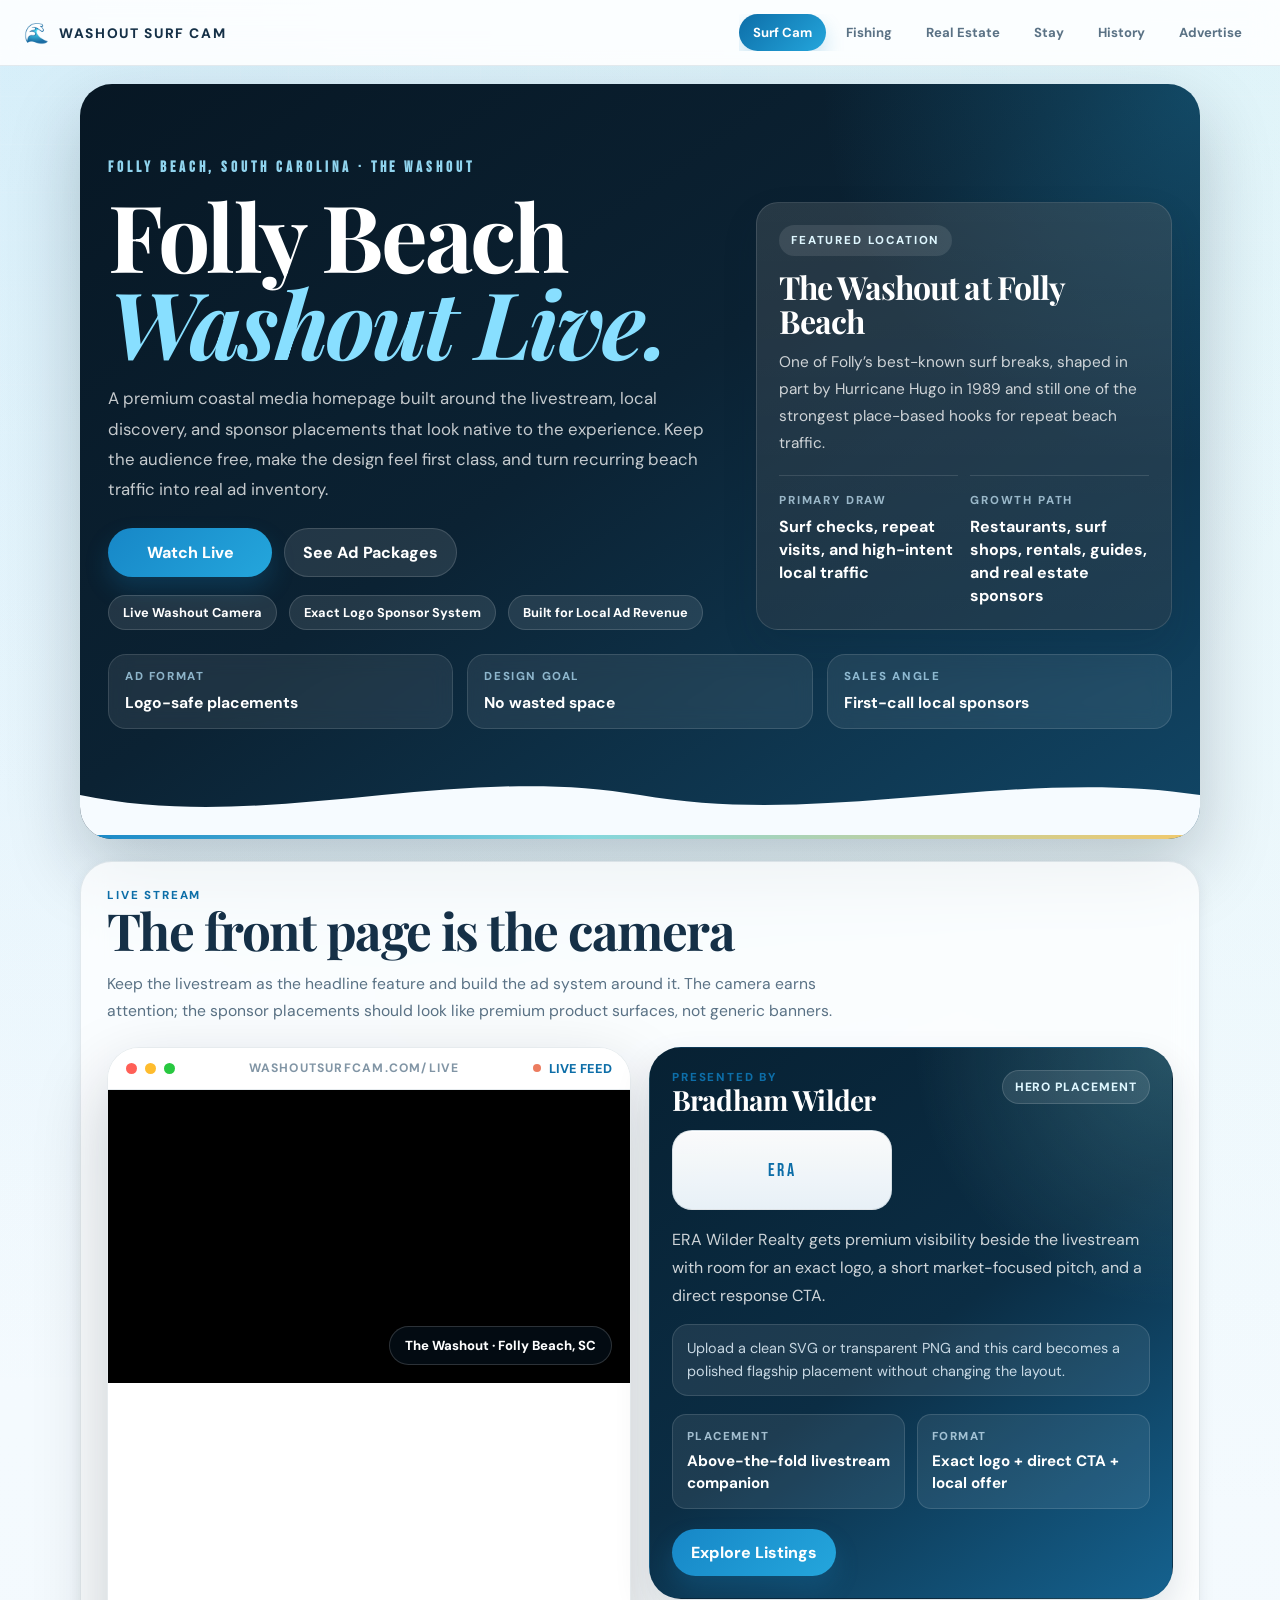
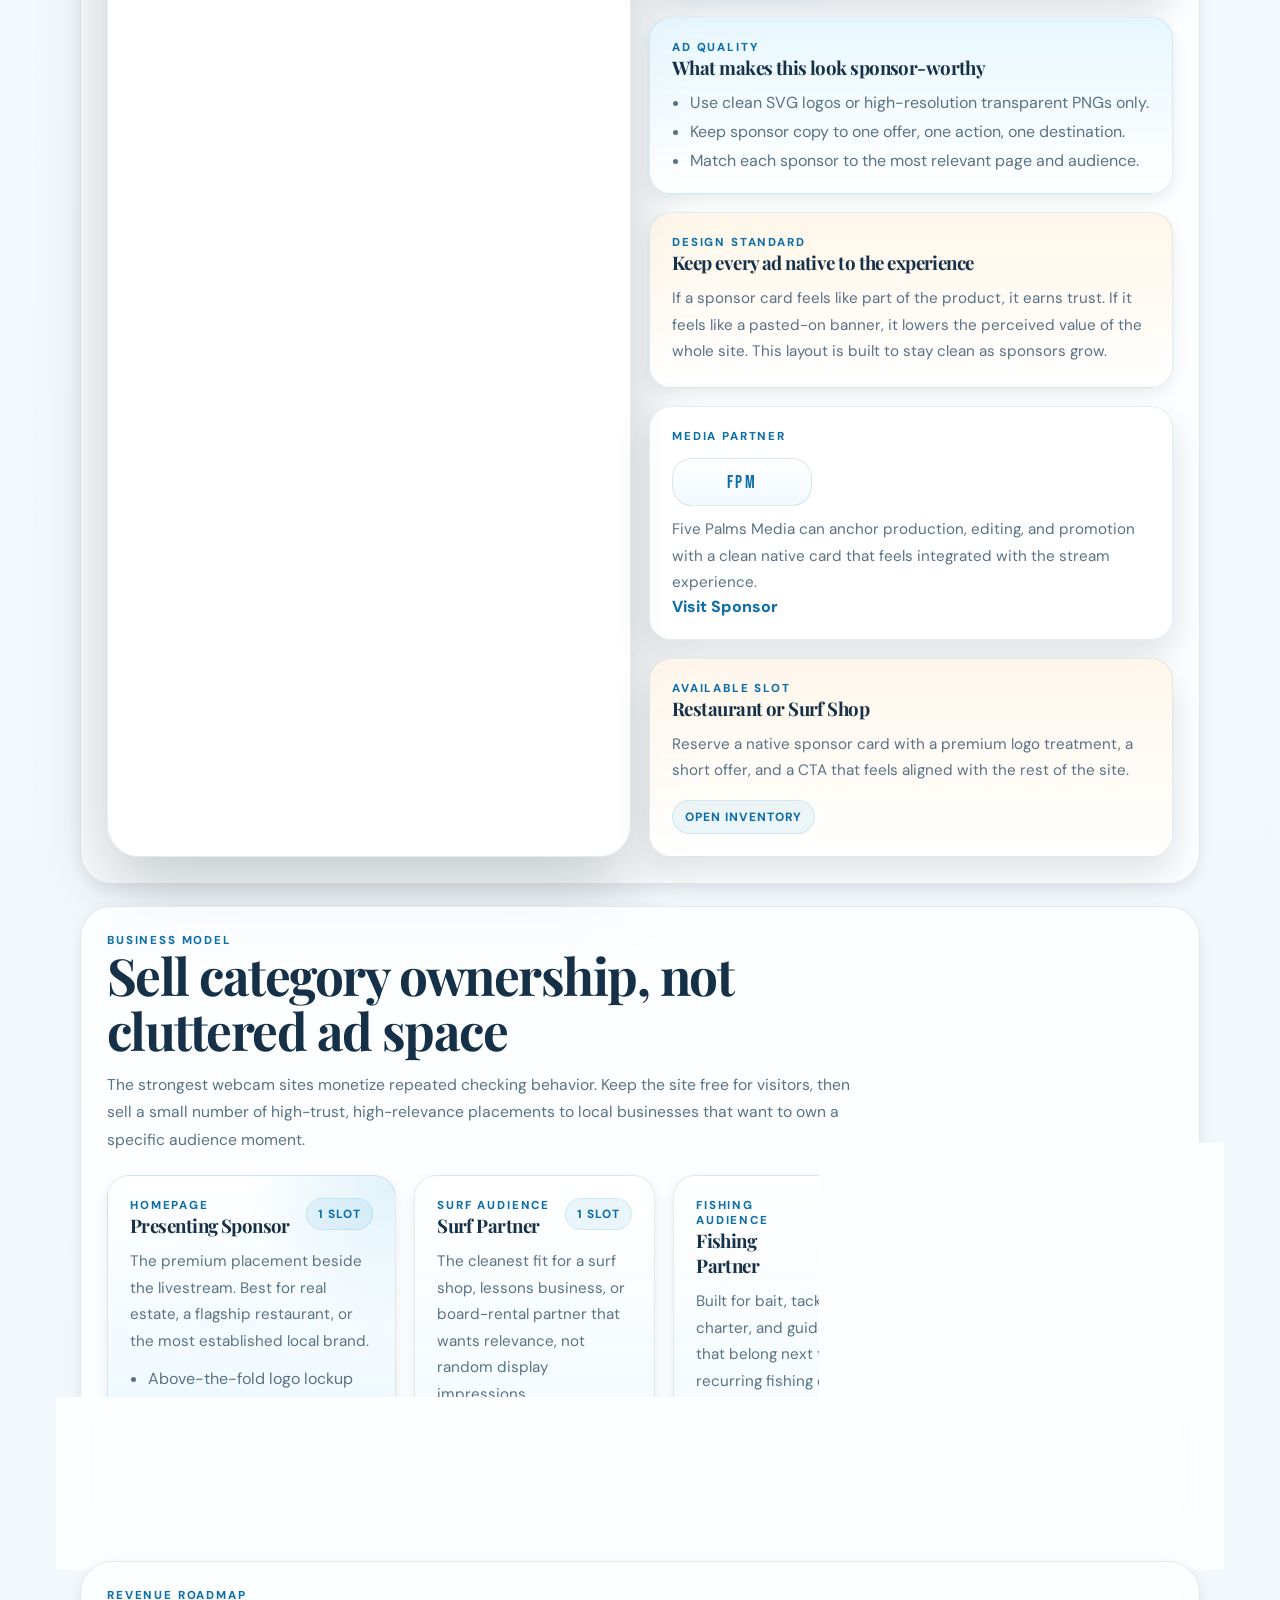
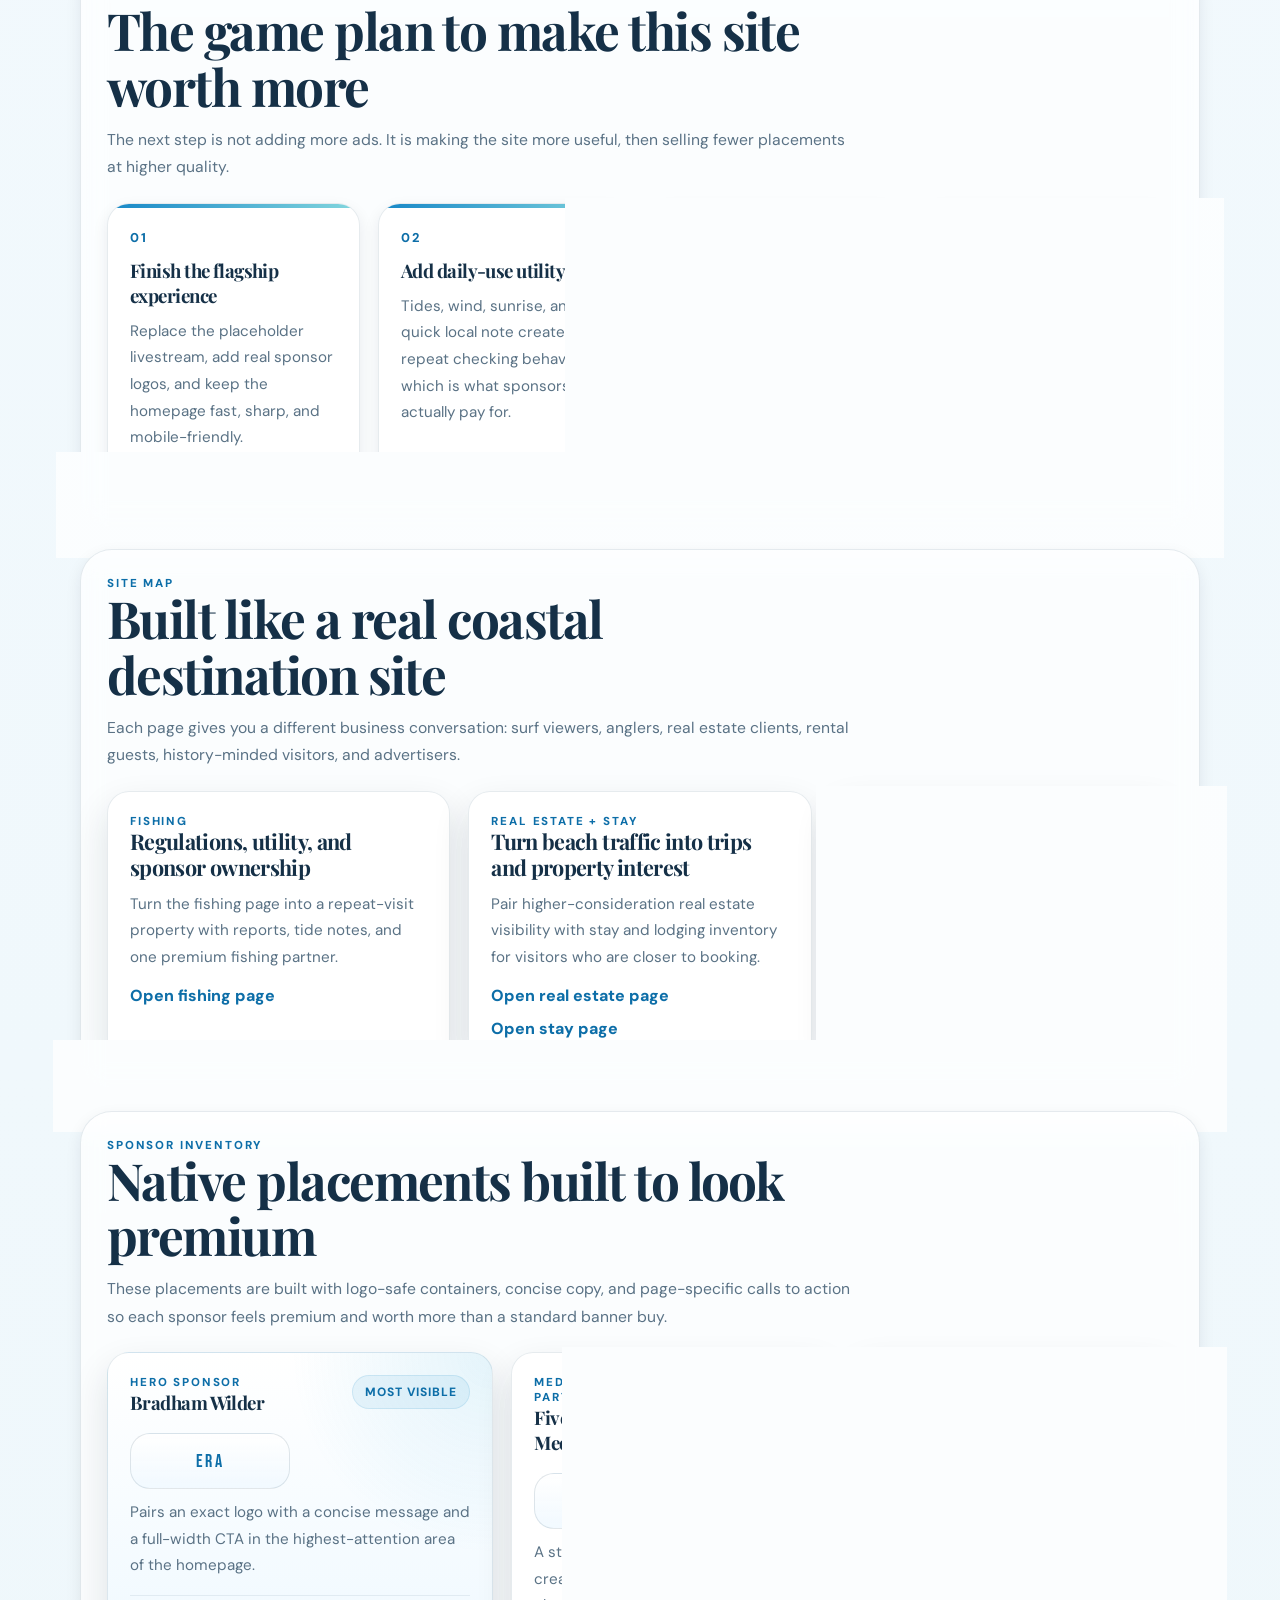
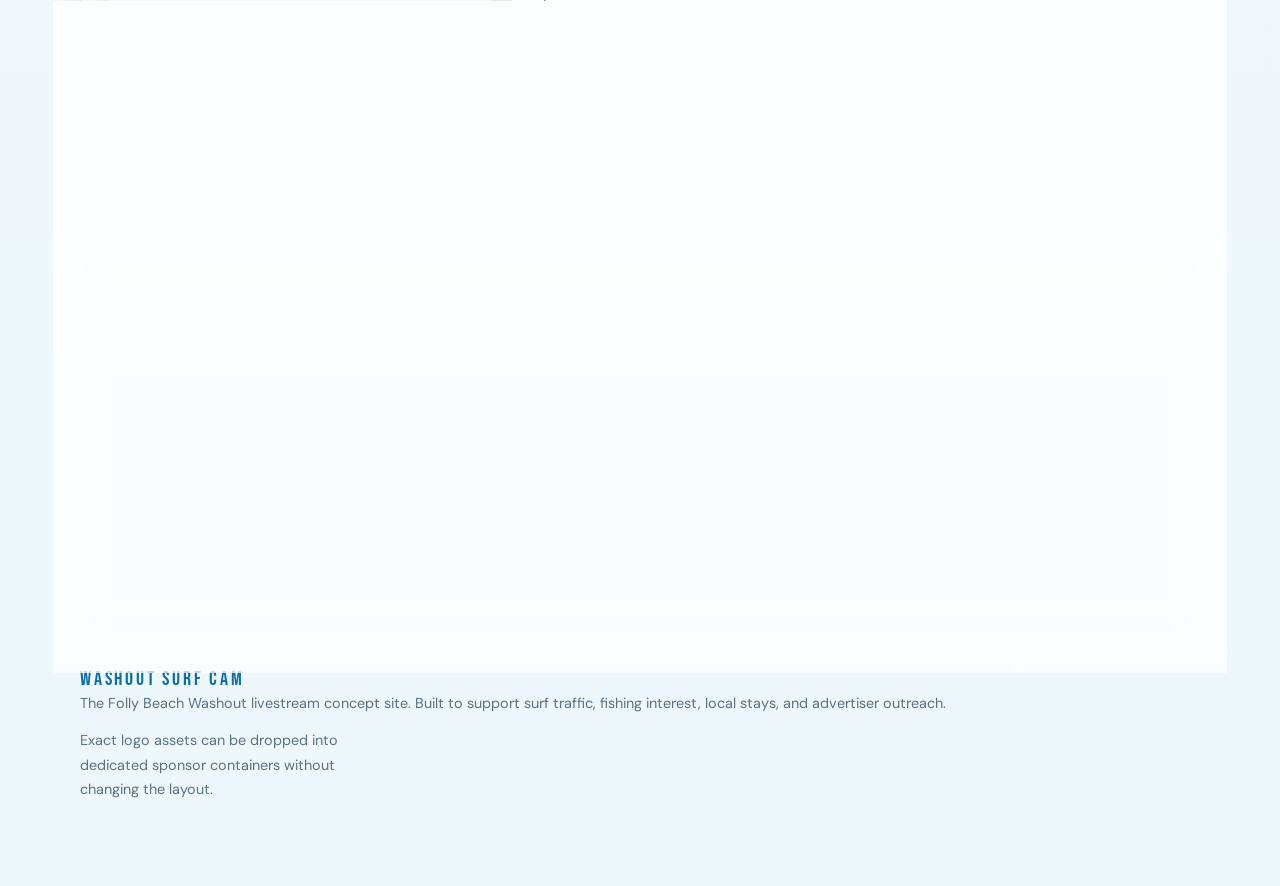
<file: index.html>
<!DOCTYPE html>
<html lang="en">
  <head>
    <meta charset="UTF-8" />
    <meta name="viewport" content="width=device-width, initial-scale=1.0" />
    <title>Folly Beach Washout Surf Cam | Live Stream Home</title>
    <meta
      name="description"
      content="Watch the Folly Beach Washout live stream and explore fishing, real estate, rentals, Folly Beach history, and advertising opportunities."
    />
    <link rel="preconnect" href="https://fonts.googleapis.com" />
    <link rel="preconnect" href="https://fonts.gstatic.com" crossorigin />
    <link
      href="https://fonts.googleapis.com/css2?family=Bebas+Neue&family=DM+Sans:wght@400;500;700;800&family=Playfair+Display:wght@600;700;800&display=swap"
      rel="stylesheet"
    />
    <link rel="stylesheet" href="./styles.css" />
  </head>
  <body data-page="surfcam">
    <nav class="site-nav">
      <a class="nav-brand" href="./index.html">
        <span class="nav-brand-icon">🌊</span>
        <span class="nav-brand-name">Washout Surf Cam</span>
      </a>
      <div class="nav-links">
        <a class="page-link" href="./index.html" data-page-link="surfcam">Surf Cam</a>
        <a class="page-link" href="./fishing.html" data-page-link="fishing">Fishing</a>
        <a class="page-link" href="./real-estate.html" data-page-link="real-estate">Real Estate</a>
        <a class="page-link" href="./stay.html" data-page-link="stay">Stay</a>
        <a class="page-link" href="./history.html" data-page-link="history">History</a>
        <a class="page-link" href="./advertise.html" data-page-link="advertise">Advertise</a>
      </div>
    </nav>

    <div class="page-shell">
      <header class="hero">
        <div class="hero-grid">
          <div>
            <p class="eyebrow">Folly Beach, South Carolina · The Washout</p>
            <h1 class="hero-title">Folly Beach<br /><em>Washout Live.</em></h1>
            <p class="hero-sub">
              A premium coastal media homepage built around the livestream,
              local discovery, and sponsor placements that look native to the
              experience. Keep the audience free, make the design feel first
              class, and turn recurring beach traffic into real ad inventory.
            </p>
            <div class="hero-actions">
              <a class="button button-primary" href="#live-stream">Watch Live</a>
              <a class="button button-secondary" href="./advertise.html">See Ad Packages</a>
            </div>
            <div class="pill-row">
              <span class="pill">Live Washout Camera</span>
              <span class="pill">Exact Logo Sponsor System</span>
              <span class="pill">Built for Local Ad Revenue</span>
            </div>
          </div>

          <aside class="hero-panel">
            <div class="badge">Featured Location</div>
            <h2 class="panel-title">The Washout at Folly Beach</h2>
            <p class="panel-copy">
              One of Folly’s best-known surf breaks, shaped in part by Hurricane
              Hugo in 1989 and still one of the strongest place-based hooks for
              repeat beach traffic.
            </p>
            <div class="metric-grid">
              <div class="metric">
                <span class="metric-label">Primary Draw</span>
                <strong>Surf checks, repeat visits, and high-intent local traffic</strong>
              </div>
              <div class="metric">
                <span class="metric-label">Growth Path</span>
                <strong>Restaurants, surf shops, rentals, guides, and real estate sponsors</strong>
              </div>
            </div>
          </aside>
        </div>
        <div class="hero-proofbar">
          <div class="proof-chip">
            <span class="proof-label">Ad Format</span>
            <strong>Logo-safe placements</strong>
          </div>
          <div class="proof-chip">
            <span class="proof-label">Design Goal</span>
            <strong>No wasted space</strong>
          </div>
          <div class="proof-chip">
            <span class="proof-label">Sales Angle</span>
            <strong>First-call local sponsors</strong>
          </div>
        </div>
        <div class="hero-wave"></div>
      </header>

      <section class="section" id="live-stream">
        <div class="section-header">
          <p class="section-eyebrow">Live Stream</p>
          <h2 class="section-title">The front page is the camera</h2>
          <p class="section-copy">
            Keep the livestream as the headline feature and build the ad system
            around it. The camera earns attention; the sponsor placements should
            look like premium product surfaces, not generic banners.
          </p>
        </div>

        <div class="stream-layout">
          <div class="stream-card">
            <div class="stream-topbar">
              <div class="dot-row">
                <span class="dot dot-red"></span>
                <span class="dot dot-yellow"></span>
                <span class="dot dot-green"></span>
              </div>
              <div class="stream-label">washoutsurfcam.com/live</div>
              <div class="stream-live">
                <span class="pulse-dot"></span>
                <span>Live Feed</span>
              </div>
            </div>
            <div class="stream-view">
              <iframe
                id="streamEmbed"
                title="Folly Beach Washout livestream"
                src="https://www.youtube.com/embed/jfKfPfyJRdk?si=7FfP0r8vQ7IB5rYV"
                allow="accelerometer; autoplay; clipboard-write; encrypted-media; gyroscope; picture-in-picture; web-share"
                allowfullscreen
              ></iframe>
              <div class="stream-badge">The Washout · Folly Beach, SC</div>
            </div>
          </div>

          <div class="stream-side">
            <aside class="sponsor-spotlight" data-sponsor-card="era">
              <div class="sponsor-spotlight-top">
                <div>
                  <p class="card-kicker">Presented By</p>
                  <h3 class="sponsor-spotlight-title" data-sponsor-field="name">Bradham Wilder</h3>
                </div>
                <span class="sponsor-tier" data-sponsor-field="tier">Hero Placement</span>
              </div>
              <div
                class="logo-lockup logo-lockup-hero"
                data-sponsor-logo-slot="era"
                aria-label="ERA Wilder Realty logo placement"
              >
                <img data-sponsor-logo="era" alt="" hidden />
                <span data-sponsor-logo-fallback="era">ERA</span>
              </div>
              <p class="sponsor-spotlight-copy" data-sponsor-field="body">
                Premium visibility beside the livestream with room for an exact
                logo, short pitch, and direct response CTA.
              </p>
              <div class="sponsor-spotlight-note">
                Upload a clean SVG or transparent PNG and this card becomes a polished
                flagship placement without changing the layout.
              </div>
              <div class="sponsor-spotlight-meta">
                <div class="metric-chip">
                  <span class="metric-chip-label">Placement</span>
                  <strong>Above-the-fold livestream companion</strong>
                </div>
                <div class="metric-chip">
                  <span class="metric-chip-label">Format</span>
                  <strong>Exact logo + direct CTA + local offer</strong>
                </div>
              </div>
              <a class="button button-primary" href="#" data-sponsor-link="era" data-sponsor-cta="era">
                View Sponsor
              </a>
            </aside>

            <div class="highlight-card">
              <p class="card-kicker">Ad Quality</p>
              <h3>What makes this look sponsor-worthy</h3>
              <ul class="list">
                <li>Use clean SVG logos or high-resolution transparent PNGs only.</li>
                <li>Keep sponsor copy to one offer, one action, one destination.</li>
                <li>Match each sponsor to the most relevant page and audience.</li>
              </ul>
            </div>

            <div class="highlight-card warm">
              <p class="card-kicker">Design Standard</p>
              <h3>Keep every ad native to the experience</h3>
              <p class="card-copy">
                If a sponsor card feels like part of the product, it earns trust.
                If it feels like a pasted-on banner, it lowers the perceived value
                of the whole site. This layout is built to stay clean as sponsors grow.
              </p>
            </div>

            <div class="sponsor-stack">
              <article class="sponsor-mini-card" data-sponsor-card="five-palms">
                <p class="card-kicker">Media Partner</p>
                <div
                  class="logo-lockup logo-lockup-compact"
                  data-sponsor-logo-slot="five-palms"
                  aria-label="Five Palms Media logo placement"
                >
                  <img data-sponsor-logo="five-palms" alt="" hidden />
                  <span data-sponsor-logo-fallback="five-palms">FPM</span>
                </div>
                <p class="card-copy" data-sponsor-field="body">
                  Production and creative support placement with a clean logo area.
                </p>
                <a class="mini-link" href="#" data-sponsor-link="five-palms" data-sponsor-cta="five-palms">
                  Visit Sponsor
                </a>
              </article>

              <article class="sponsor-mini-card sponsor-mini-card-muted">
                <p class="card-kicker">Available Slot</p>
                <h3>Restaurant or Surf Shop</h3>
                <p class="card-copy">
                  Reserve a native sponsor card with a premium logo treatment, a short
                  offer, and a CTA that feels aligned with the rest of the site.
                </p>
                <span class="availability-pill">Open inventory</span>
              </article>
            </div>
          </div>
        </div>
      </section>

      <section class="section">
        <div class="section-header">
          <p class="section-eyebrow">Business Model</p>
          <h2 class="section-title">Sell category ownership, not cluttered ad space</h2>
          <p class="section-copy">
            The strongest webcam sites monetize repeated checking behavior. Keep
            the site free for visitors, then sell a small number of high-trust,
            high-relevance placements to local businesses that want to own a
            specific audience moment.
          </p>
        </div>

        <div class="inventory-map">
          <article class="inventory-card inventory-card-featured">
            <div class="inventory-card-top">
              <div>
                <p class="card-kicker">Homepage</p>
                <h3>Presenting Sponsor</h3>
              </div>
              <span class="inventory-tag">1 slot</span>
            </div>
            <p class="card-copy">
              The premium placement beside the livestream. Best for real estate,
              a flagship restaurant, or the most established local brand.
            </p>
            <ul class="stack-list">
              <li>Above-the-fold logo lockup</li>
              <li>Featured CTA beside live conditions</li>
              <li>Included in homepage logo wall</li>
            </ul>
          </article>
          <article class="inventory-card">
            <div class="inventory-card-top">
              <div>
                <p class="card-kicker">Surf Audience</p>
                <h3>Surf Partner</h3>
              </div>
              <span class="inventory-tag">1 slot</span>
            </div>
            <p class="card-copy">
              The cleanest fit for a surf shop, lessons business, or board-rental
              partner that wants relevance, not random display impressions.
            </p>
          </article>
          <article class="inventory-card">
            <div class="inventory-card-top">
              <div>
                <p class="card-kicker">Fishing Audience</p>
                <h3>Fishing Partner</h3>
              </div>
              <span class="inventory-tag">1 slot</span>
            </div>
            <p class="card-copy">
              Built for bait, tackle, charter, and guide offers that belong next
              to recurring fishing content and utility.
            </p>
          </article>
          <article class="inventory-card">
            <div class="inventory-card-top">
              <div>
                <p class="card-kicker">Travel Audience</p>
                <h3>Stay Partner</h3>
              </div>
              <span class="inventory-tag">2 slots</span>
            </div>
            <p class="card-copy">
              Lodging, rentals, and booking partners can show up in the exact
              moment visitors start planning a trip to Folly.
            </p>
          </article>
        </div>
      </section>

      <section class="section">
        <div class="section-header">
          <p class="section-eyebrow">Revenue Roadmap</p>
          <h2 class="section-title">The game plan to make this site worth more</h2>
          <p class="section-copy">
            The next step is not adding more ads. It is making the site more
            useful, then selling fewer placements at higher quality.
          </p>
        </div>

        <div class="sales-steps">
          <article class="sales-step">
            <span class="step-number">01</span>
            <h3>Finish the flagship experience</h3>
            <p class="card-copy">
              Replace the placeholder livestream, add real sponsor logos, and keep
              the homepage fast, sharp, and mobile-friendly.
            </p>
          </article>
          <article class="sales-step">
            <span class="step-number">02</span>
            <h3>Add daily-use utility</h3>
            <p class="card-copy">
              Tides, wind, sunrise, and a quick local note create repeat checking
              behavior, which is what sponsors actually pay for.
            </p>
          </article>
          <article class="sales-step">
            <span class="step-number">03</span>
            <h3>Sell exclusive category sponsorships</h3>
            <p class="card-copy">
              One sponsor per audience moment feels premium. It also makes the
              sales conversation simpler and more valuable.
            </p>
          </article>
          <article class="sales-step">
            <span class="step-number">04</span>
            <h3>Expand only after the first 3-5 sponsors</h3>
            <p class="card-copy">
              Once the homepage and category pages are full, add a small community
              partner strip instead of filling the site with low-value inventory.
            </p>
          </article>
        </div>
      </section>

      <section class="section">
        <div class="section-header">
          <p class="section-eyebrow">Site Map</p>
          <h2 class="section-title">Built like a real coastal destination site</h2>
          <p class="section-copy">
            Each page gives you a different business conversation: surf viewers,
            anglers, real estate clients, rental guests, history-minded visitors,
            and advertisers.
          </p>
        </div>

        <div class="grid-3">
          <article class="feature-card">
            <p class="card-kicker">Fishing</p>
            <h3>Regulations, utility, and sponsor ownership</h3>
            <p class="card-copy">
              Turn the fishing page into a repeat-visit property with reports,
              tide notes, and one premium fishing partner.
            </p>
            <div class="mini-links">
              <a class="mini-link" href="./fishing.html">Open fishing page</a>
            </div>
          </article>

          <article class="feature-card">
            <p class="card-kicker">Real Estate + Stay</p>
            <h3>Turn beach traffic into trips and property interest</h3>
            <p class="card-copy">
              Pair higher-consideration real estate visibility with stay and
              lodging inventory for visitors who are closer to booking.
            </p>
            <div class="mini-links">
              <a class="mini-link" href="./real-estate.html">Open real estate page</a>
              <a class="mini-link" href="./stay.html">Open stay page</a>
            </div>
          </article>

          <article class="feature-card">
            <p class="card-kicker">Advertise</p>
            <h3>Give businesses a clear sponsor map</h3>
            <p class="card-copy">
              Show the placement system, category ownership, packages, and local
              outreach targets so buying feels simple and concrete.
            </p>
            <div class="mini-links">
              <a class="mini-link" href="./advertise.html">Open advertise page</a>
            </div>
          </article>
        </div>
      </section>

      <section class="section">
        <div class="section-header">
          <p class="section-eyebrow">Sponsor Inventory</p>
          <h2 class="section-title">Native placements built to look premium</h2>
          <p class="section-copy">
            These placements are built with logo-safe containers, concise copy,
            and page-specific calls to action so each sponsor feels premium and
            worth more than a standard banner buy.
          </p>
        </div>

        <div class="sponsor-grid">
          <article class="ad-card ad-card-featured" data-sponsor-card="era">
            <div class="ad-card-header">
              <div>
                <p class="card-kicker">Hero Sponsor</p>
                <h3 data-sponsor-field="name">Bradham Wilder</h3>
              </div>
              <span class="ad-badge">Most visible</span>
            </div>
            <div
              class="logo-lockup logo-lockup-section"
              data-sponsor-logo-slot="era"
              aria-label="ERA Wilder Realty logo placement"
            >
              <img data-sponsor-logo="era" alt="" hidden />
              <span data-sponsor-logo-fallback="era">ERA</span>
            </div>
            <p class="card-copy">
              Pairs an exact logo with a concise message and a full-width CTA in
              the highest-attention area of the homepage.
            </p>
            <div class="ad-card-footer">
              <span>Best for real estate, flagship restaurant, or title sponsor</span>
            </div>
            <div class="mini-links">
              <a class="mini-link" href="#" data-sponsor-link="era" data-sponsor-cta="era">View Sponsor</a>
            </div>
          </article>

          <article class="ad-card" data-sponsor-card="five-palms">
            <div class="ad-card-header">
              <div>
                <p class="card-kicker">Media Partner</p>
                <h3 data-sponsor-field="name">Five Palms Media</h3>
              </div>
              <span class="ad-badge">Video + production</span>
            </div>
            <div
              class="logo-lockup logo-lockup-section"
              data-sponsor-logo-slot="five-palms"
              aria-label="Five Palms Media logo placement"
            >
              <img data-sponsor-logo="five-palms" alt="" hidden />
              <span data-sponsor-logo-fallback="five-palms">FPM</span>
            </div>
            <p class="card-copy">
              A strong native slot for media, creative, or operating partners with
              clean logo treatment and supportive site copy.
            </p>
            <div class="ad-card-footer">
              <span>Good for video, production, charter, or surf gear partners</span>
            </div>
            <div class="mini-links">
              <a class="mini-link" href="#" data-sponsor-link="five-palms" data-sponsor-cta="five-palms">Visit Sponsor</a>
            </div>
          </article>

          <article class="ad-card ad-card-warm">
            <div class="ad-card-header">
              <div>
                <p class="card-kicker">Fishing Page Slot</p>
                <h3>Tackle, charter, or bait partner</h3>
              </div>
              <span class="ad-badge">Category targeted</span>
            </div>
            <div class="logo-lockup logo-lockup-section logo-lockup-empty" aria-label="Available sponsor logo slot">
              <span>160 x 56 exact logo zone</span>
            </div>
            <p class="card-copy">
              Best used for a local guide, bait shop, or outdoor brand that wants
              attention next to recurring fishing content.
            </p>
            <div class="ad-card-footer">
              <span>Category-targeted inventory sells better than random rotation</span>
            </div>
            <div class="mini-links">
              <a class="mini-link" href="./advertise.html">See ad packages</a>
            </div>
          </article>
        </div>
      </section>

      <section class="section partner-strip-section">
        <div class="section-header">
          <p class="section-eyebrow">Logo Wall</p>
          <h2 class="section-title">Exact-logo slots that stay aligned</h2>
          <p class="section-copy">
            Use this strip for exact sponsor logos in consistent containers so each
            brand feels deliberate even when the logo shapes differ.
          </p>
        </div>

        <div class="partner-strip">
          <article class="partner-tile" data-sponsor-card="era">
            <div class="logo-lockup logo-lockup-wall" data-sponsor-logo-slot="era" aria-label="ERA Wilder Realty logo placement">
              <img data-sponsor-logo="era" alt="" hidden />
              <span data-sponsor-logo-fallback="era">ERA</span>
            </div>
            <p class="partner-name" data-sponsor-field="name">Bradham Wilder</p>
          </article>

          <article class="partner-tile" data-sponsor-card="five-palms">
            <div class="logo-lockup logo-lockup-wall" data-sponsor-logo-slot="five-palms" aria-label="Five Palms Media logo placement">
              <img data-sponsor-logo="five-palms" alt="" hidden />
              <span data-sponsor-logo-fallback="five-palms">FPM</span>
            </div>
            <p class="partner-name" data-sponsor-field="name">Five Palms Media</p>
          </article>

          <article class="partner-tile partner-tile-open">
            <div class="logo-lockup logo-lockup-wall logo-lockup-empty" aria-label="Available sponsor logo slot">
              <span>Logo slot</span>
            </div>
            <p class="partner-name">Available local partner</p>
          </article>

          <article class="partner-tile partner-tile-open">
            <div class="logo-lockup logo-lockup-wall logo-lockup-empty" aria-label="Available sponsor logo slot">
              <span>Logo slot</span>
            </div>
            <p class="partner-name">Available local partner</p>
          </article>
        </div>
      </section>

      <footer class="footer">
        <div class="footer-row">
          <div>
            <div class="footer-brand">Washout Surf Cam</div>
            <p class="footer-copy">
              The Folly Beach Washout livestream concept site. Built to support
              surf traffic, fishing interest, local stays, and advertiser outreach.
            </p>
          </div>
          <div class="footer-mini-note">
            Exact logo assets can be dropped into dedicated sponsor containers
            without changing the layout.
          </div>
        </div>
      </footer>
    </div>

    <script src="./script.js"></script>
  </body>
</html>
</file>
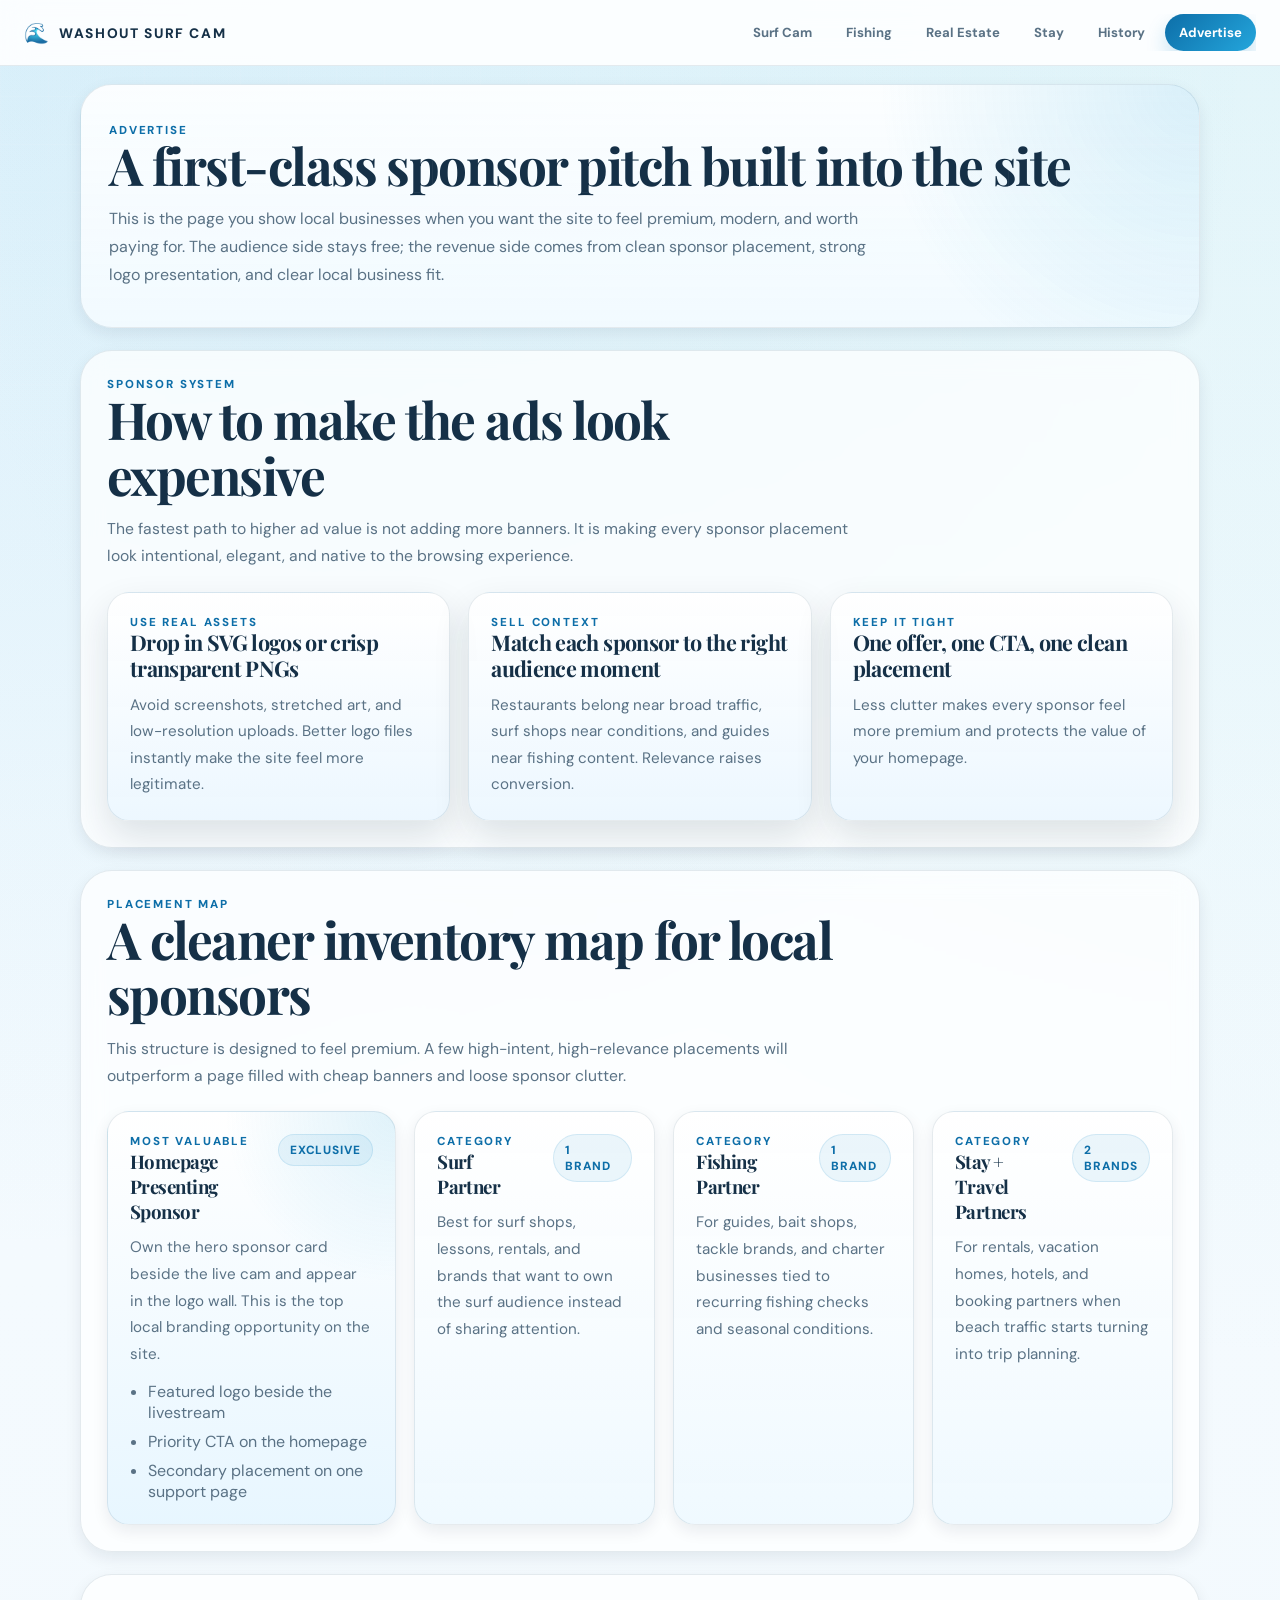
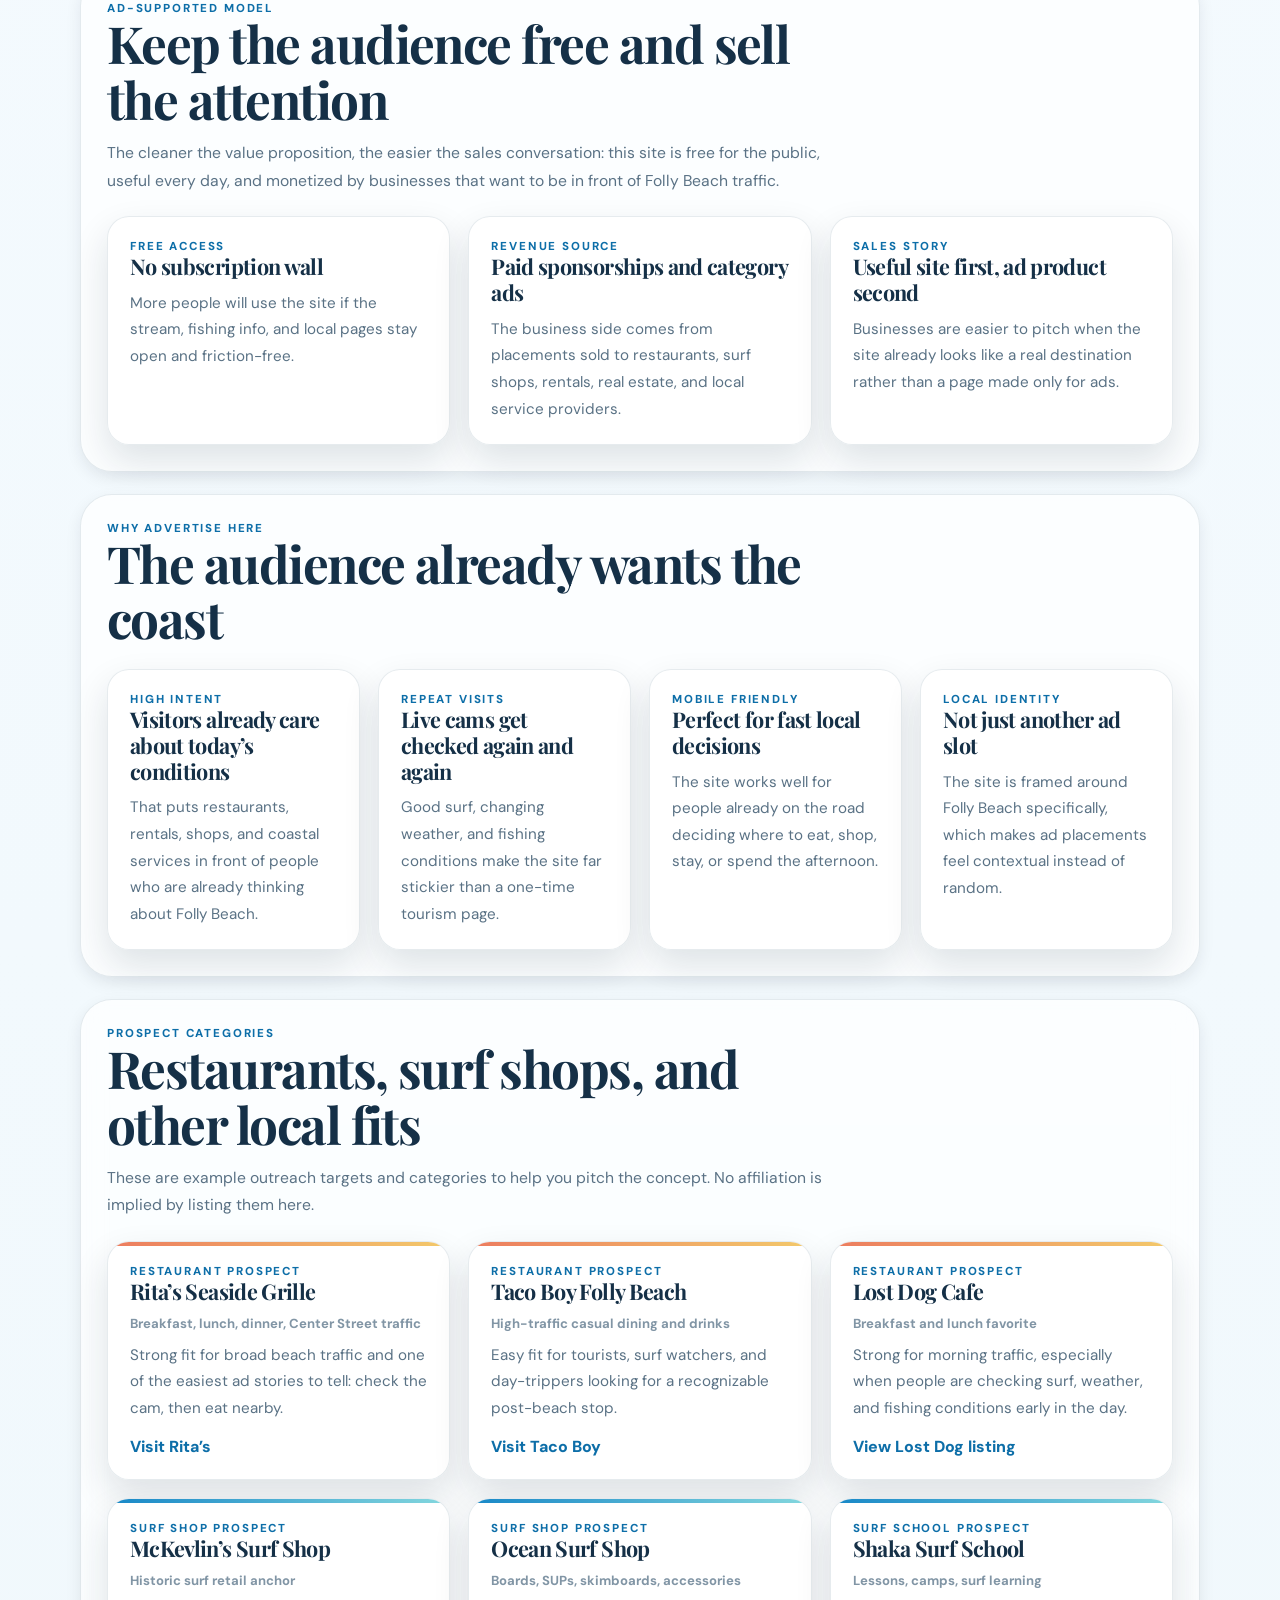
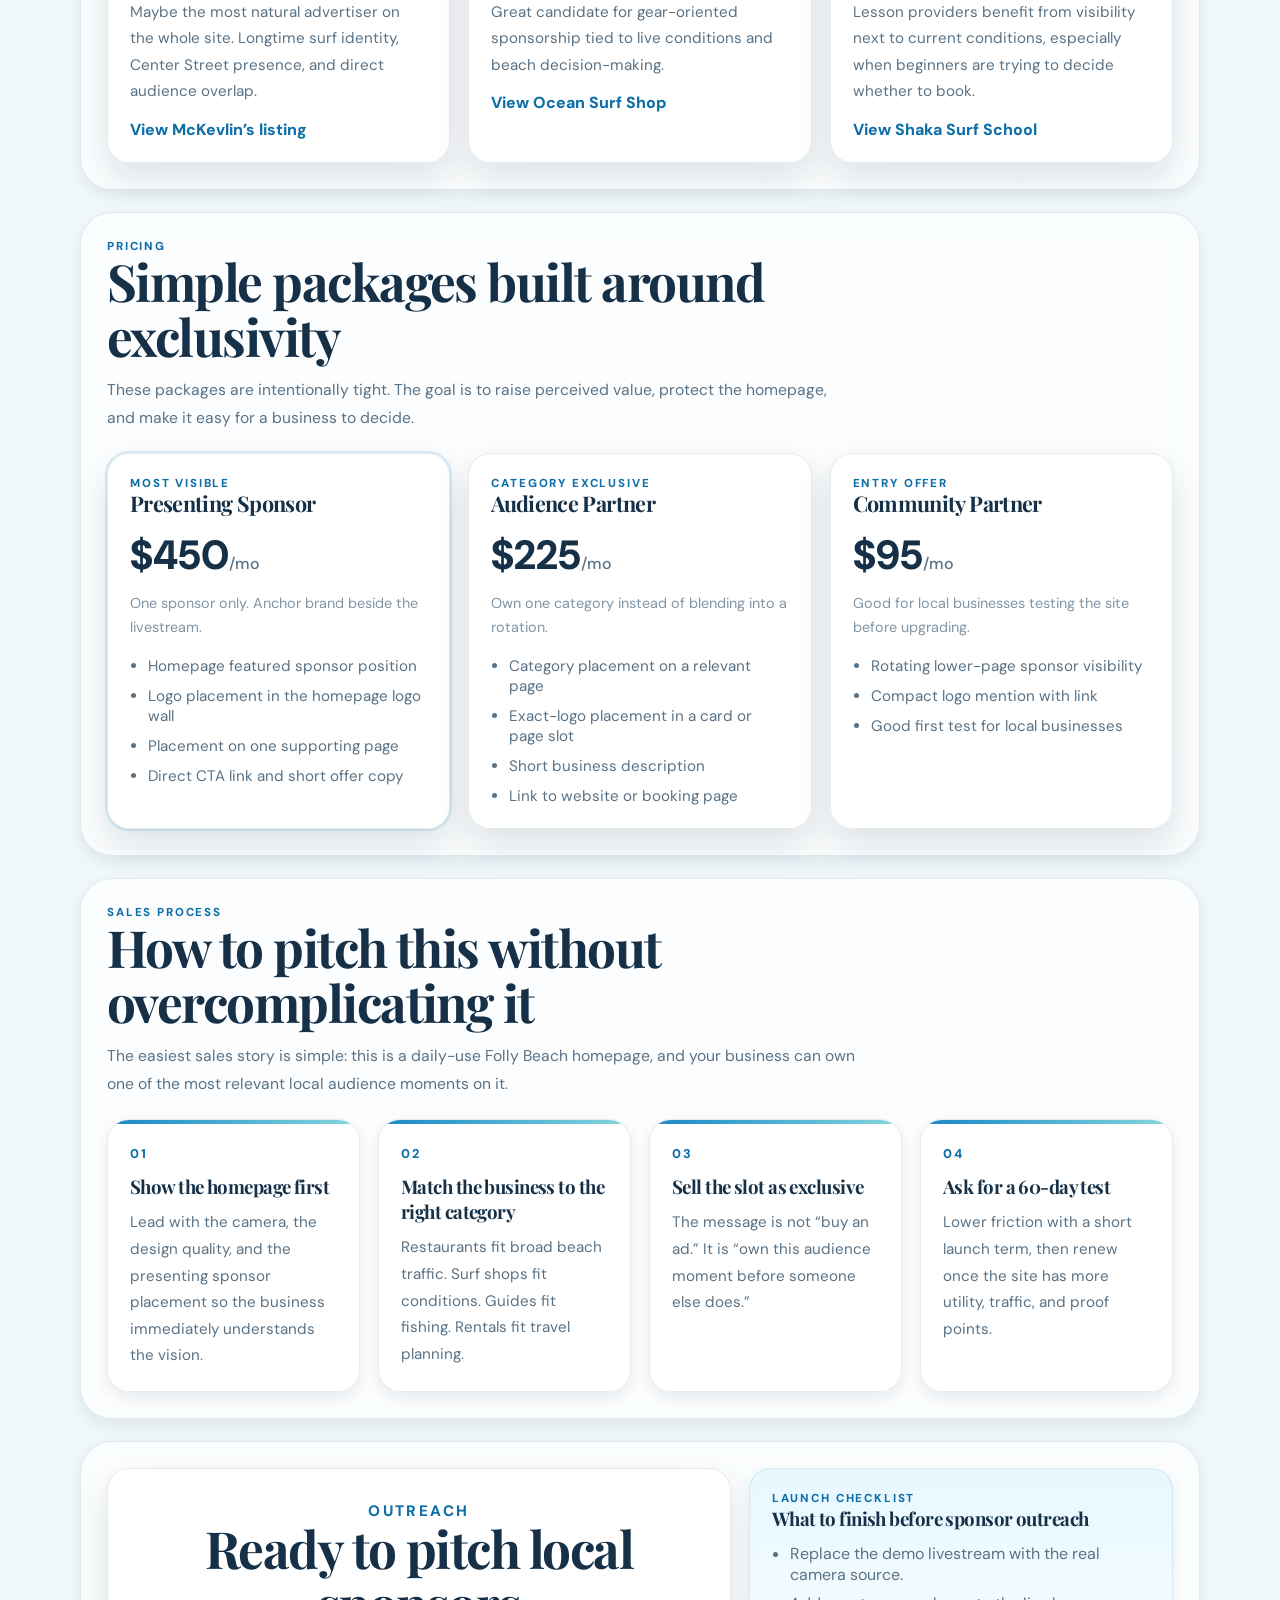
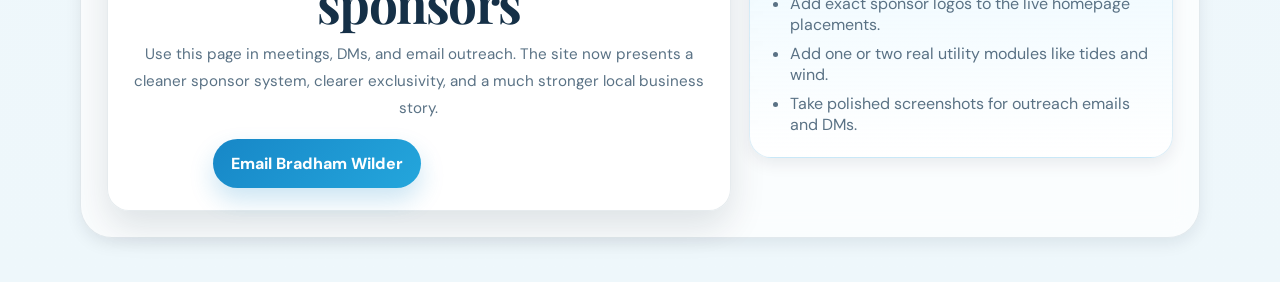
<file: advertise.html>
<!DOCTYPE html>
<html lang="en">
  <head>
    <meta charset="UTF-8" />
    <meta name="viewport" content="width=device-width, initial-scale=1.0" />
    <title>Advertise On Washout Surf Cam | Folly Beach</title>
    <meta
      name="description"
      content="Advertising page for the Washout Surf Cam site with sponsor packages and local Folly Beach prospect categories including restaurants and surf shops."
    />
    <link rel="preconnect" href="https://fonts.googleapis.com" />
    <link rel="preconnect" href="https://fonts.gstatic.com" crossorigin />
    <link
      href="https://fonts.googleapis.com/css2?family=Bebas+Neue&family=DM+Sans:wght@400;500;700;800&family=Playfair+Display:wght@600;700;800&display=swap"
      rel="stylesheet"
    />
    <link rel="stylesheet" href="./styles.css" />
  </head>
  <body data-page="advertise">
    <nav class="site-nav">
      <a class="nav-brand" href="./index.html">
        <span class="nav-brand-icon">🌊</span>
        <span class="nav-brand-name">Washout Surf Cam</span>
      </a>
      <div class="nav-links">
        <a class="page-link" href="./index.html" data-page-link="surfcam">Surf Cam</a>
        <a class="page-link" href="./fishing.html" data-page-link="fishing">Fishing</a>
        <a class="page-link" href="./real-estate.html" data-page-link="real-estate">Real Estate</a>
        <a class="page-link" href="./stay.html" data-page-link="stay">Stay</a>
        <a class="page-link" href="./history.html" data-page-link="history">History</a>
        <a class="page-link" href="./advertise.html" data-page-link="advertise">Advertise</a>
      </div>
    </nav>

    <div class="page-shell">
      <header class="page-hero">
        <p class="page-kicker">Advertise</p>
        <h1 class="page-title">A first-class sponsor pitch built into the site</h1>
        <p class="page-copy">
          This is the page you show local businesses when you want the site to
          feel premium, modern, and worth paying for. The audience side stays
          free; the revenue side comes from clean sponsor placement, strong logo
          presentation, and clear local business fit.
        </p>
      </header>

      <section class="section sponsor-system-section">
        <div class="section-header">
          <p class="section-eyebrow">Sponsor System</p>
          <h2 class="section-title">How to make the ads look expensive</h2>
          <p class="section-copy">
            The fastest path to higher ad value is not adding more banners. It is
            making every sponsor placement look intentional, elegant, and native
            to the browsing experience.
          </p>
        </div>

        <div class="grid-3">
          <article class="feature-card">
            <p class="card-kicker">Use Real Assets</p>
            <h3>Drop in SVG logos or crisp transparent PNGs</h3>
            <p class="card-copy">
              Avoid screenshots, stretched art, and low-resolution uploads. Better
              logo files instantly make the site feel more legitimate.
            </p>
          </article>
          <article class="feature-card">
            <p class="card-kicker">Sell Context</p>
            <h3>Match each sponsor to the right audience moment</h3>
            <p class="card-copy">
              Restaurants belong near broad traffic, surf shops near conditions,
              and guides near fishing content. Relevance raises conversion.
            </p>
          </article>
          <article class="feature-card">
            <p class="card-kicker">Keep It Tight</p>
            <h3>One offer, one CTA, one clean placement</h3>
            <p class="card-copy">
              Less clutter makes every sponsor feel more premium and protects the
              value of your homepage.
            </p>
          </article>
        </div>
      </section>

      <section class="section">
        <div class="section-header">
          <p class="section-eyebrow">Placement Map</p>
          <h2 class="section-title">A cleaner inventory map for local sponsors</h2>
          <p class="section-copy">
            This structure is designed to feel premium. A few high-intent,
            high-relevance placements will outperform a page filled with cheap
            banners and loose sponsor clutter.
          </p>
        </div>

        <div class="inventory-map">
          <article class="inventory-card inventory-card-featured">
            <div class="inventory-card-top">
              <div>
                <p class="card-kicker">Most Valuable</p>
                <h3>Homepage Presenting Sponsor</h3>
              </div>
              <span class="inventory-tag">Exclusive</span>
            </div>
            <p class="card-copy">
              Own the hero sponsor card beside the live cam and appear in the logo
              wall. This is the top local branding opportunity on the site.
            </p>
            <ul class="stack-list">
              <li>Featured logo beside the livestream</li>
              <li>Priority CTA on the homepage</li>
              <li>Secondary placement on one support page</li>
            </ul>
          </article>

          <article class="inventory-card">
            <div class="inventory-card-top">
              <div>
                <p class="card-kicker">Category</p>
                <h3>Surf Partner</h3>
              </div>
              <span class="inventory-tag">1 brand</span>
            </div>
            <p class="card-copy">
              Best for surf shops, lessons, rentals, and brands that want to own
              the surf audience instead of sharing attention.
            </p>
          </article>

          <article class="inventory-card">
            <div class="inventory-card-top">
              <div>
                <p class="card-kicker">Category</p>
                <h3>Fishing Partner</h3>
              </div>
              <span class="inventory-tag">1 brand</span>
            </div>
            <p class="card-copy">
              For guides, bait shops, tackle brands, and charter businesses tied
              to recurring fishing checks and seasonal conditions.
            </p>
          </article>

          <article class="inventory-card">
            <div class="inventory-card-top">
              <div>
                <p class="card-kicker">Category</p>
                <h3>Stay + Travel Partners</h3>
              </div>
              <span class="inventory-tag">2 brands</span>
            </div>
            <p class="card-copy">
              For rentals, vacation homes, hotels, and booking partners when
              beach traffic starts turning into trip planning.
            </p>
          </article>
        </div>
      </section>

      <section class="section">
        <div class="section-header">
          <p class="section-eyebrow">Ad-Supported Model</p>
          <h2 class="section-title">Keep the audience free and sell the attention</h2>
          <p class="section-copy">
            The cleaner the value proposition, the easier the sales conversation:
            this site is free for the public, useful every day, and monetized by
            businesses that want to be in front of Folly Beach traffic.
          </p>
        </div>

        <div class="grid-3">
          <article class="feature-card">
            <p class="card-kicker">Free Access</p>
            <h3>No subscription wall</h3>
            <p class="card-copy">
              More people will use the site if the stream, fishing info, and
              local pages stay open and friction-free.
            </p>
          </article>
          <article class="feature-card">
            <p class="card-kicker">Revenue Source</p>
            <h3>Paid sponsorships and category ads</h3>
            <p class="card-copy">
              The business side comes from placements sold to restaurants, surf
              shops, rentals, real estate, and local service providers.
            </p>
          </article>
          <article class="feature-card">
            <p class="card-kicker">Sales Story</p>
            <h3>Useful site first, ad product second</h3>
            <p class="card-copy">
              Businesses are easier to pitch when the site already looks like a
              real destination rather than a page made only for ads.
            </p>
          </article>
        </div>
      </section>

      <section class="section">
        <div class="section-header">
          <p class="section-eyebrow">Why Advertise Here</p>
          <h2 class="section-title">The audience already wants the coast</h2>
        </div>

        <div class="grid-4">
          <article class="feature-card">
            <p class="card-kicker">High Intent</p>
            <h3>Visitors already care about today’s conditions</h3>
            <p class="card-copy">
              That puts restaurants, rentals, shops, and coastal services in
              front of people who are already thinking about Folly Beach.
            </p>
          </article>
          <article class="feature-card">
            <p class="card-kicker">Repeat Visits</p>
            <h3>Live cams get checked again and again</h3>
            <p class="card-copy">
              Good surf, changing weather, and fishing conditions make the site
              far stickier than a one-time tourism page.
            </p>
          </article>
          <article class="feature-card">
            <p class="card-kicker">Mobile Friendly</p>
            <h3>Perfect for fast local decisions</h3>
            <p class="card-copy">
              The site works well for people already on the road deciding where
              to eat, shop, stay, or spend the afternoon.
            </p>
          </article>
          <article class="feature-card">
            <p class="card-kicker">Local Identity</p>
            <h3>Not just another ad slot</h3>
            <p class="card-copy">
              The site is framed around Folly Beach specifically, which makes ad
              placements feel contextual instead of random.
            </p>
          </article>
        </div>
      </section>

      <section class="section">
        <div class="section-header">
          <p class="section-eyebrow">Prospect Categories</p>
          <h2 class="section-title">Restaurants, surf shops, and other local fits</h2>
          <p class="section-copy">
            These are example outreach targets and categories to help you pitch the
            concept. No affiliation is implied by listing them here.
          </p>
        </div>

        <div class="prospect-grid">
          <article class="prospect-card warm">
            <p class="card-kicker">Restaurant Prospect</p>
            <h3>Rita’s Seaside Grille</h3>
            <p class="prospect-type">Breakfast, lunch, dinner, Center Street traffic</p>
            <p class="prospect-meta">
              Strong fit for broad beach traffic and one of the easiest ad stories
              to tell: check the cam, then eat nearby.
            </p>
            <div class="mini-links">
              <a class="prospect-link" href="https://ritasseasidegrille.com/" target="_blank" rel="noreferrer">Visit Rita’s</a>
            </div>
          </article>

          <article class="prospect-card warm">
            <p class="card-kicker">Restaurant Prospect</p>
            <h3>Taco Boy Folly Beach</h3>
            <p class="prospect-type">High-traffic casual dining and drinks</p>
            <p class="prospect-meta">
              Easy fit for tourists, surf watchers, and day-trippers looking for a
              recognizable post-beach stop.
            </p>
            <div class="mini-links">
              <a class="prospect-link" href="https://www.tacoboy.net/location/folly-beach-taco-boy/" target="_blank" rel="noreferrer">Visit Taco Boy</a>
            </div>
          </article>

          <article class="prospect-card warm">
            <p class="card-kicker">Restaurant Prospect</p>
            <h3>Lost Dog Cafe</h3>
            <p class="prospect-type">Breakfast and lunch favorite</p>
            <p class="prospect-meta">
              Strong for morning traffic, especially when people are checking surf,
              weather, and fishing conditions early in the day.
            </p>
            <div class="mini-links">
              <a class="prospect-link" href="https://visitfolly.com/directory/portfolio-7/" target="_blank" rel="noreferrer">View Lost Dog listing</a>
            </div>
          </article>

          <article class="prospect-card">
            <p class="card-kicker">Surf Shop Prospect</p>
            <h3>McKevlin’s Surf Shop</h3>
            <p class="prospect-type">Historic surf retail anchor</p>
            <p class="prospect-meta">
              Maybe the most natural advertiser on the whole site. Longtime surf
              identity, Center Street presence, and direct audience overlap.
            </p>
            <div class="mini-links">
              <a class="prospect-link" href="https://visitfolly.com/directory/mckevlins-surf-shop-2/" target="_blank" rel="noreferrer">View McKevlin’s listing</a>
            </div>
          </article>

          <article class="prospect-card">
            <p class="card-kicker">Surf Shop Prospect</p>
            <h3>Ocean Surf Shop</h3>
            <p class="prospect-type">Boards, SUPs, skimboards, accessories</p>
            <p class="prospect-meta">
              Great candidate for gear-oriented sponsorship tied to live conditions
              and beach decision-making.
            </p>
            <div class="mini-links">
              <a class="prospect-link" href="https://visitfolly.com/directory/ocean-surf-shop-2/" target="_blank" rel="noreferrer">View Ocean Surf Shop</a>
            </div>
          </article>

          <article class="prospect-card">
            <p class="card-kicker">Surf School Prospect</p>
            <h3>Shaka Surf School</h3>
            <p class="prospect-type">Lessons, camps, surf learning</p>
            <p class="prospect-meta">
              Lesson providers benefit from visibility next to current conditions,
              especially when beginners are trying to decide whether to book.
            </p>
            <div class="mini-links">
              <a class="prospect-link" href="https://visitfolly.com/directory/shaka-surf-school/" target="_blank" rel="noreferrer">View Shaka Surf School</a>
            </div>
          </article>
        </div>
      </section>

      <section class="section">
        <div class="section-header">
          <p class="section-eyebrow">Pricing</p>
          <h2 class="section-title">Simple packages built around exclusivity</h2>
          <p class="section-copy">
            These packages are intentionally tight. The goal is to raise perceived
            value, protect the homepage, and make it easy for a business to decide.
          </p>
        </div>

        <div class="pricing-grid">
          <article class="pricing-card featured">
            <p class="card-kicker">Most Visible</p>
            <h3>Presenting Sponsor</h3>
            <div class="price">$450<span>/mo</span></div>
            <p class="price-note">One sponsor only. Anchor brand beside the livestream.</p>
            <ul>
              <li>Homepage featured sponsor position</li>
              <li>Logo placement in the homepage logo wall</li>
              <li>Placement on one supporting page</li>
              <li>Direct CTA link and short offer copy</li>
            </ul>
          </article>

          <article class="pricing-card">
            <p class="card-kicker">Category Exclusive</p>
            <h3>Audience Partner</h3>
            <div class="price">$225<span>/mo</span></div>
            <p class="price-note">Own one category instead of blending into a rotation.</p>
            <ul>
              <li>Category placement on a relevant page</li>
              <li>Exact-logo placement in a card or page slot</li>
              <li>Short business description</li>
              <li>Link to website or booking page</li>
            </ul>
          </article>

          <article class="pricing-card">
            <p class="card-kicker">Entry Offer</p>
            <h3>Community Partner</h3>
            <div class="price">$95<span>/mo</span></div>
            <p class="price-note">Good for local businesses testing the site before upgrading.</p>
            <ul>
              <li>Rotating lower-page sponsor visibility</li>
              <li>Compact logo mention with link</li>
              <li>Good first test for local businesses</li>
            </ul>
          </article>
        </div>
      </section>

      <section class="section">
        <div class="section-header">
          <p class="section-eyebrow">Sales Process</p>
          <h2 class="section-title">How to pitch this without overcomplicating it</h2>
          <p class="section-copy">
            The easiest sales story is simple: this is a daily-use Folly Beach
            homepage, and your business can own one of the most relevant local
            audience moments on it.
          </p>
        </div>

        <div class="sales-steps">
          <article class="sales-step">
            <span class="step-number">01</span>
            <h3>Show the homepage first</h3>
            <p class="card-copy">
              Lead with the camera, the design quality, and the presenting sponsor
              placement so the business immediately understands the vision.
            </p>
          </article>
          <article class="sales-step">
            <span class="step-number">02</span>
            <h3>Match the business to the right category</h3>
            <p class="card-copy">
              Restaurants fit broad beach traffic. Surf shops fit conditions.
              Guides fit fishing. Rentals fit travel planning.
            </p>
          </article>
          <article class="sales-step">
            <span class="step-number">03</span>
            <h3>Sell the slot as exclusive</h3>
            <p class="card-copy">
              The message is not “buy an ad.” It is “own this audience moment
              before someone else does.”
            </p>
          </article>
          <article class="sales-step">
            <span class="step-number">04</span>
            <h3>Ask for a 60-day test</h3>
            <p class="card-copy">
              Lower friction with a short launch term, then renew once the site
              has more utility, traffic, and proof points.
            </p>
          </article>
        </div>
      </section>

      <section class="section">
        <div class="contact-grid">
          <article class="contact-card">
            <p class="card-kicker">Outreach</p>
            <h2 class="section-title">Ready to pitch local sponsors</h2>
            <p class="card-copy">
              Use this page in meetings, DMs, and email outreach. The site now
              presents a cleaner sponsor system, clearer exclusivity, and a much
              stronger local business story.
            </p>
            <div class="contact-actions">
              <a class="cta-link" href="mailto:bradham.wilder@gmail.com?subject=Washout%20Surf%20Cam%20Sponsorship">Email Bradham Wilder</a>
              <a class="button button-secondary" href="tel:+18033094709">Call 803-309-4709</a>
            </div>
          </article>

          <article class="highlight-card">
            <p class="card-kicker">Launch Checklist</p>
            <h3>What to finish before sponsor outreach</h3>
            <ul class="list">
              <li>Replace the demo livestream with the real camera source.</li>
              <li>Add exact sponsor logos to the live homepage placements.</li>
              <li>Add one or two real utility modules like tides and wind.</li>
              <li>Take polished screenshots for outreach emails and DMs.</li>
            </ul>
          </article>
        </div>
      </section>
    </div>

    <script src="./script.js"></script>
  </body>
</html>
</file>
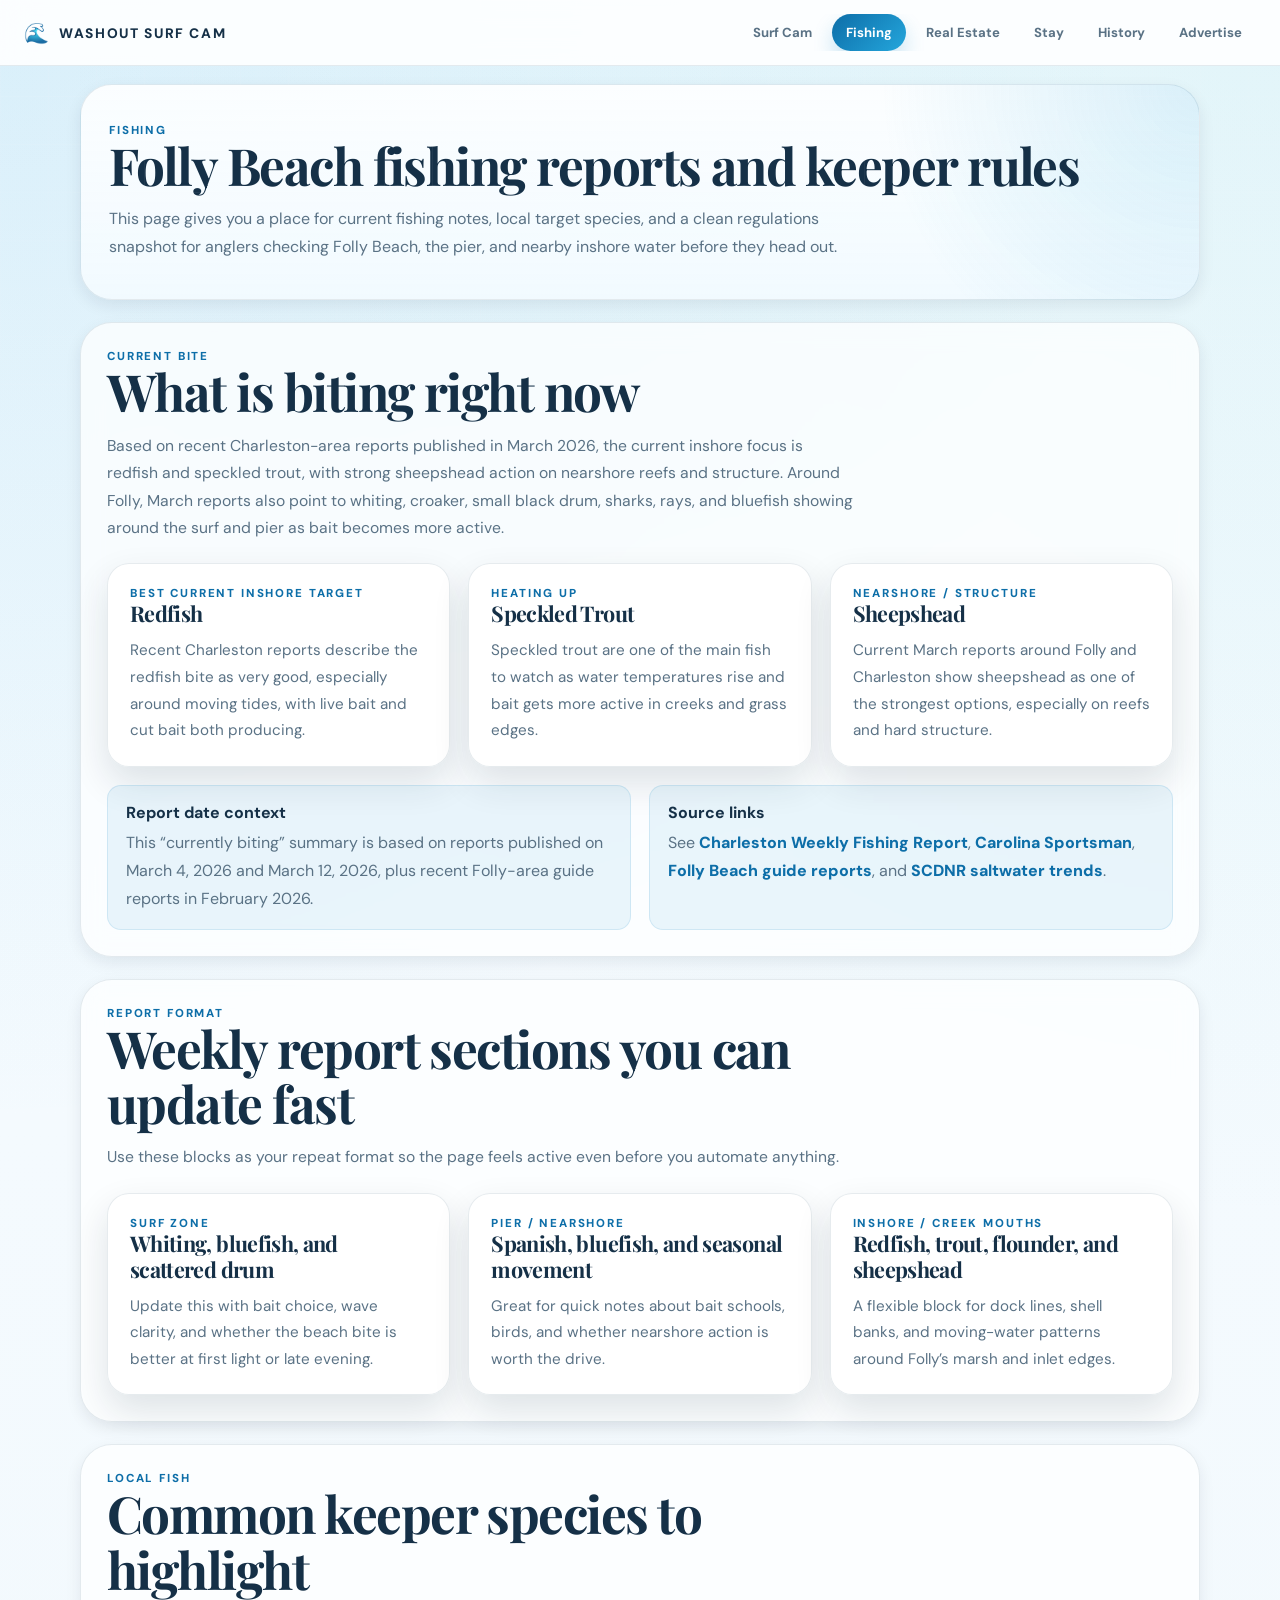
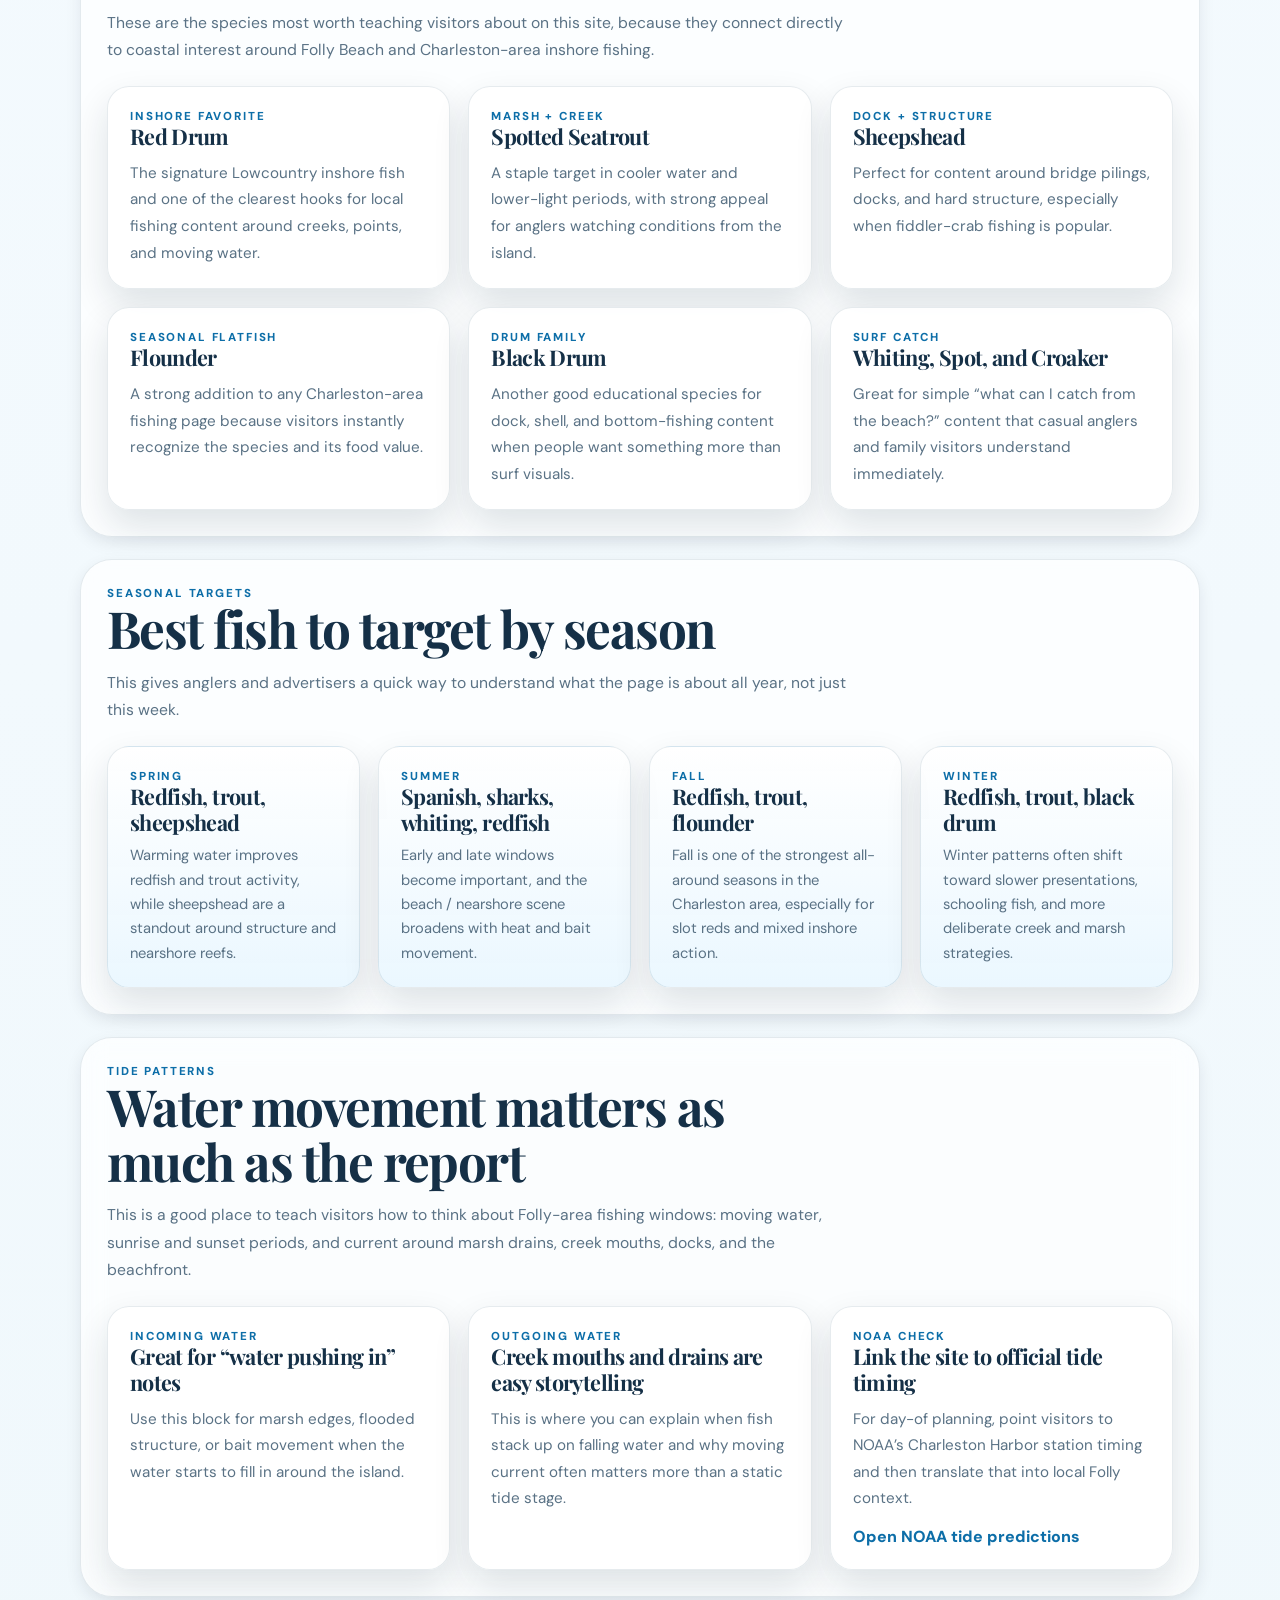
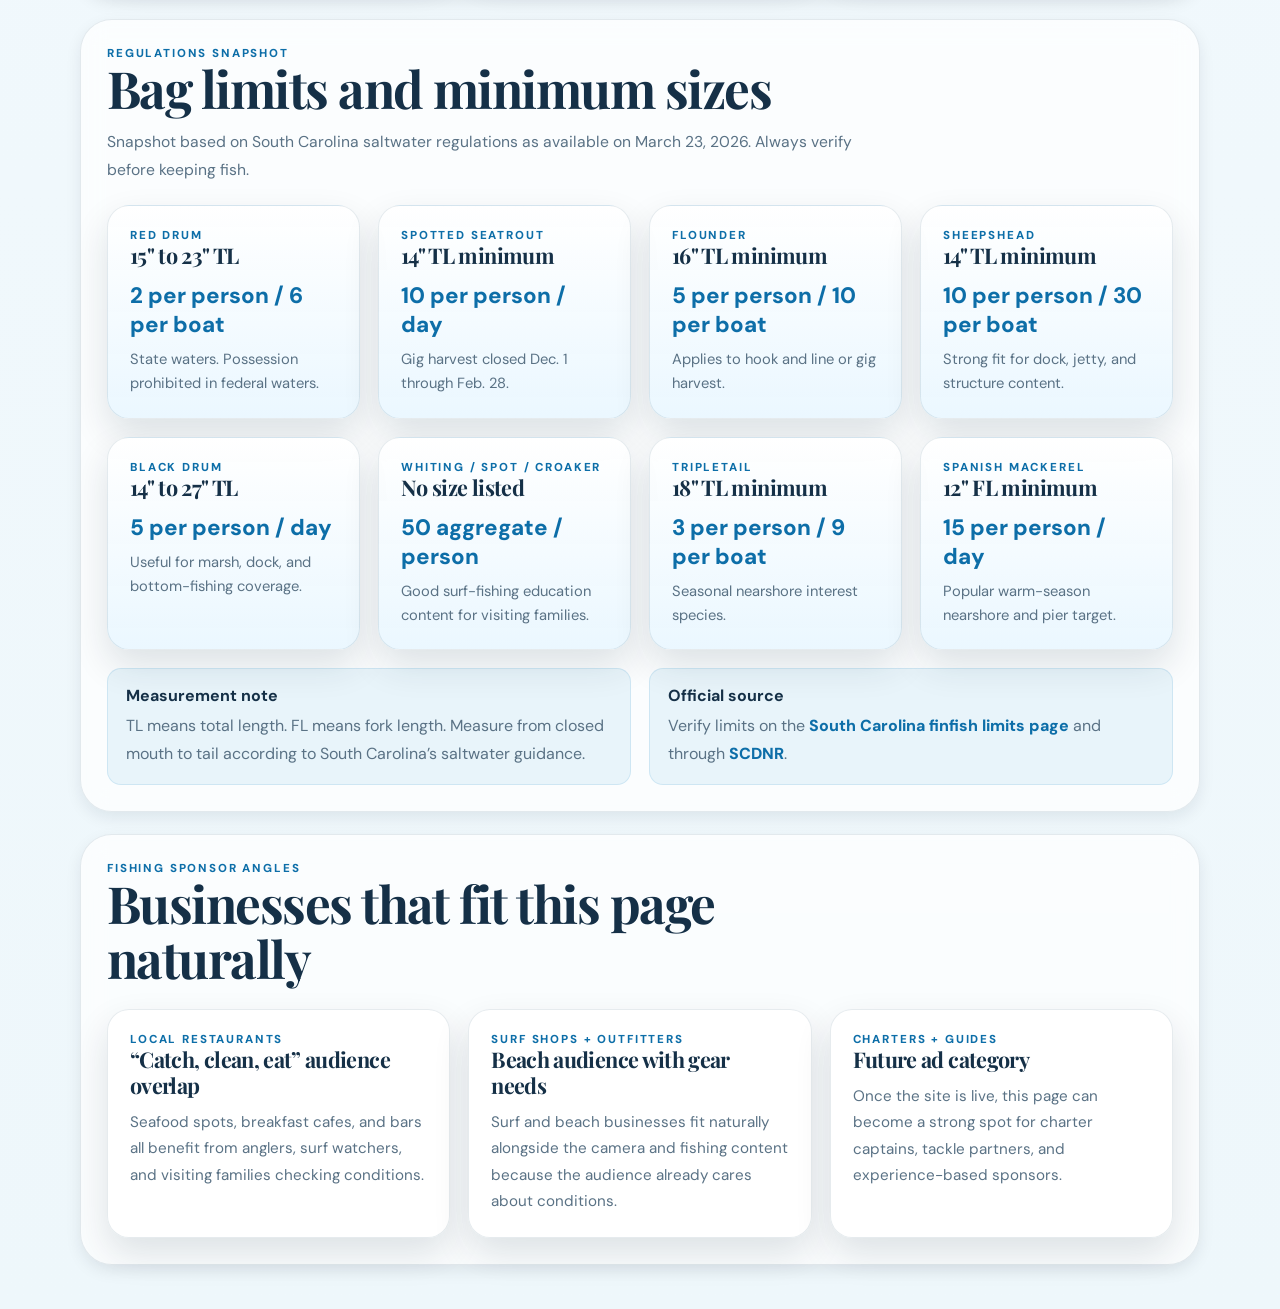
<file: fishing.html>
<!DOCTYPE html>
<html lang="en">
  <head>
    <meta charset="UTF-8" />
    <meta name="viewport" content="width=device-width, initial-scale=1.0" />
    <title>Folly Beach Fishing | Reports, Species, Limits</title>
    <meta
      name="description"
      content="Fishing page for the Folly Beach Washout Surf Cam site with report sections, local species, and South Carolina saltwater limit snapshots."
    />
    <link rel="preconnect" href="https://fonts.googleapis.com" />
    <link rel="preconnect" href="https://fonts.gstatic.com" crossorigin />
    <link
      href="https://fonts.googleapis.com/css2?family=Bebas+Neue&family=DM+Sans:wght@400;500;700;800&family=Playfair+Display:wght@600;700;800&display=swap"
      rel="stylesheet"
    />
    <link rel="stylesheet" href="./styles.css" />
  </head>
  <body data-page="fishing">
    <nav class="site-nav">
      <a class="nav-brand" href="./index.html">
        <span class="nav-brand-icon">🌊</span>
        <span class="nav-brand-name">Washout Surf Cam</span>
      </a>
      <div class="nav-links">
        <a class="page-link" href="./index.html" data-page-link="surfcam">Surf Cam</a>
        <a class="page-link" href="./fishing.html" data-page-link="fishing">Fishing</a>
        <a class="page-link" href="./real-estate.html" data-page-link="real-estate">Real Estate</a>
        <a class="page-link" href="./stay.html" data-page-link="stay">Stay</a>
        <a class="page-link" href="./history.html" data-page-link="history">History</a>
        <a class="page-link" href="./advertise.html" data-page-link="advertise">Advertise</a>
      </div>
    </nav>

    <div class="page-shell">
      <header class="page-hero">
        <p class="page-kicker">Fishing</p>
        <h1 class="page-title">Folly Beach fishing reports and keeper rules</h1>
        <p class="page-copy">
          This page gives you a place for current fishing notes, local target
          species, and a clean regulations snapshot for anglers checking Folly
          Beach, the pier, and nearby inshore water before they head out.
        </p>
      </header>

      <section class="section">
        <div class="section-header">
          <p class="section-eyebrow">Current Bite</p>
          <h2 class="section-title">What is biting right now</h2>
          <p class="section-copy">
            Based on recent Charleston-area reports published in March 2026, the
            current inshore focus is redfish and speckled trout, with strong
            sheepshead action on nearshore reefs and structure. Around Folly,
            March reports also point to whiting, croaker, small black drum,
            sharks, rays, and bluefish showing around the surf and pier as bait
            becomes more active.
          </p>
        </div>

        <div class="grid-3">
          <article class="feature-card">
            <p class="card-kicker">Best Current Inshore Target</p>
            <h3>Redfish</h3>
            <p class="card-copy">
              Recent Charleston reports describe the redfish bite as very good,
              especially around moving tides, with live bait and cut bait both
              producing.
            </p>
          </article>
          <article class="feature-card">
            <p class="card-kicker">Heating Up</p>
            <h3>Speckled Trout</h3>
            <p class="card-copy">
              Speckled trout are one of the main fish to watch as water
              temperatures rise and bait gets more active in creeks and grass
              edges.
            </p>
          </article>
          <article class="feature-card">
            <p class="card-kicker">Nearshore / Structure</p>
            <h3>Sheepshead</h3>
            <p class="card-copy">
              Current March reports around Folly and Charleston show sheepshead
              as one of the strongest options, especially on reefs and hard
              structure.
            </p>
          </article>
        </div>

        <div class="split-layout" style="margin-top: 18px;">
          <div class="callout">
            <strong>Report date context</strong>
            <span class="note">
              This “currently biting” summary is based on reports published on
              March 4, 2026 and March 12, 2026, plus recent Folly-area guide
              reports in February 2026.
            </span>
          </div>
          <div class="callout">
            <strong>Source links</strong>
            <span class="note">
              See
              <a class="mini-link" href="https://charleston.com/charleston-insider/outdoor-series/charleston-weekly-fishing-report" target="_blank" rel="noreferrer">Charleston Weekly Fishing Report</a>,
              <a class="mini-link" href="https://www.carolinasportsman.com/fishing/inshore-fishing/redfish/charleston-weekly-fishing-report/" target="_blank" rel="noreferrer">Carolina Sportsman</a>,
              <a class="mini-link" href="https://fishingbooker.com/reports/destination/us/SC/folly-beach/1000" target="_blank" rel="noreferrer">Folly Beach guide reports</a>,
              and
              <a class="mini-link" href="https://www.dnr.sc.gov/news/saltpiers.html" target="_blank" rel="noreferrer">SCDNR saltwater trends</a>.
            </span>
          </div>
        </div>
      </section>

      <section class="section">
        <div class="section-header">
          <p class="section-eyebrow">Report Format</p>
          <h2 class="section-title">Weekly report sections you can update fast</h2>
          <p class="section-copy">
            Use these blocks as your repeat format so the page feels active even
            before you automate anything.
          </p>
        </div>

        <div class="grid-3">
          <article class="feature-card">
            <p class="card-kicker">Surf Zone</p>
            <h3>Whiting, bluefish, and scattered drum</h3>
            <p class="card-copy">
              Update this with bait choice, wave clarity, and whether the beach
              bite is better at first light or late evening.
            </p>
          </article>
          <article class="feature-card">
            <p class="card-kicker">Pier / Nearshore</p>
            <h3>Spanish, bluefish, and seasonal movement</h3>
            <p class="card-copy">
              Great for quick notes about bait schools, birds, and whether
              nearshore action is worth the drive.
            </p>
          </article>
          <article class="feature-card">
            <p class="card-kicker">Inshore / Creek Mouths</p>
            <h3>Redfish, trout, flounder, and sheepshead</h3>
            <p class="card-copy">
              A flexible block for dock lines, shell banks, and moving-water
              patterns around Folly’s marsh and inlet edges.
            </p>
          </article>
        </div>
      </section>

      <section class="section">
        <div class="section-header">
          <p class="section-eyebrow">Local Fish</p>
          <h2 class="section-title">Common keeper species to highlight</h2>
          <p class="section-copy">
            These are the species most worth teaching visitors about on this
            site, because they connect directly to coastal interest around Folly
            Beach and Charleston-area inshore fishing.
          </p>
        </div>

        <div class="grid-3">
          <article class="card">
            <p class="card-kicker">Inshore Favorite</p>
            <h3>Red Drum</h3>
            <p class="card-copy">
              The signature Lowcountry inshore fish and one of the clearest hooks
              for local fishing content around creeks, points, and moving water.
            </p>
          </article>
          <article class="card">
            <p class="card-kicker">Marsh + Creek</p>
            <h3>Spotted Seatrout</h3>
            <p class="card-copy">
              A staple target in cooler water and lower-light periods, with strong
              appeal for anglers watching conditions from the island.
            </p>
          </article>
          <article class="card">
            <p class="card-kicker">Dock + Structure</p>
            <h3>Sheepshead</h3>
            <p class="card-copy">
              Perfect for content around bridge pilings, docks, and hard
              structure, especially when fiddler-crab fishing is popular.
            </p>
          </article>
          <article class="card">
            <p class="card-kicker">Seasonal Flatfish</p>
            <h3>Flounder</h3>
            <p class="card-copy">
              A strong addition to any Charleston-area fishing page because
              visitors instantly recognize the species and its food value.
            </p>
          </article>
          <article class="card">
            <p class="card-kicker">Drum Family</p>
            <h3>Black Drum</h3>
            <p class="card-copy">
              Another good educational species for dock, shell, and bottom-fishing
              content when people want something more than surf visuals.
            </p>
          </article>
          <article class="card">
            <p class="card-kicker">Surf Catch</p>
            <h3>Whiting, Spot, and Croaker</h3>
            <p class="card-copy">
              Great for simple “what can I catch from the beach?” content that
              casual anglers and family visitors understand immediately.
            </p>
          </article>
        </div>
      </section>

      <section class="section">
        <div class="section-header">
          <p class="section-eyebrow">Seasonal Targets</p>
          <h2 class="section-title">Best fish to target by season</h2>
          <p class="section-copy">
            This gives anglers and advertisers a quick way to understand what the
            page is about all year, not just this week.
          </p>
        </div>

        <div class="grid-4">
          <article class="reg-card">
            <p class="card-kicker">Spring</p>
            <h3>Redfish, trout, sheepshead</h3>
            <span class="reg-meta">
              Warming water improves redfish and trout activity, while
              sheepshead are a standout around structure and nearshore reefs.
            </span>
          </article>
          <article class="reg-card">
            <p class="card-kicker">Summer</p>
            <h3>Spanish, sharks, whiting, redfish</h3>
            <span class="reg-meta">
              Early and late windows become important, and the beach / nearshore
              scene broadens with heat and bait movement.
            </span>
          </article>
          <article class="reg-card">
            <p class="card-kicker">Fall</p>
            <h3>Redfish, trout, flounder</h3>
            <span class="reg-meta">
              Fall is one of the strongest all-around seasons in the Charleston
              area, especially for slot reds and mixed inshore action.
            </span>
          </article>
          <article class="reg-card">
            <p class="card-kicker">Winter</p>
            <h3>Redfish, trout, black drum</h3>
            <span class="reg-meta">
              Winter patterns often shift toward slower presentations, schooling
              fish, and more deliberate creek and marsh strategies.
            </span>
          </article>
        </div>
      </section>

      <section class="section">
        <div class="section-header">
          <p class="section-eyebrow">Tide Patterns</p>
          <h2 class="section-title">Water movement matters as much as the report</h2>
          <p class="section-copy">
            This is a good place to teach visitors how to think about Folly-area
            fishing windows: moving water, sunrise and sunset periods, and current
            around marsh drains, creek mouths, docks, and the beachfront.
          </p>
        </div>

        <div class="grid-3">
          <article class="feature-card">
            <p class="card-kicker">Incoming Water</p>
            <h3>Great for “water pushing in” notes</h3>
            <p class="card-copy">
              Use this block for marsh edges, flooded structure, or bait movement
              when the water starts to fill in around the island.
            </p>
          </article>
          <article class="feature-card">
            <p class="card-kicker">Outgoing Water</p>
            <h3>Creek mouths and drains are easy storytelling</h3>
            <p class="card-copy">
              This is where you can explain when fish stack up on falling water
              and why moving current often matters more than a static tide stage.
            </p>
          </article>
          <article class="feature-card">
            <p class="card-kicker">NOAA Check</p>
            <h3>Link the site to official tide timing</h3>
            <p class="card-copy">
              For day-of planning, point visitors to NOAA’s Charleston Harbor
              station timing and then translate that into local Folly context.
            </p>
            <div class="mini-links">
              <a class="mini-link" href="https://tidesandcurrents.noaa.gov/noaatidepredictions.html?id=8665530" target="_blank" rel="noreferrer">Open NOAA tide predictions</a>
            </div>
          </article>
        </div>
      </section>

      <section class="section">
        <div class="section-header">
          <p class="section-eyebrow">Regulations Snapshot</p>
          <h2 class="section-title">Bag limits and minimum sizes</h2>
          <p class="section-copy">
            Snapshot based on South Carolina saltwater regulations as available on
            March 23, 2026. Always verify before keeping fish.
          </p>
        </div>

        <div class="reg-grid">
          <article class="reg-card">
            <p class="card-kicker">Red Drum</p>
            <h3>15" to 23" TL</h3>
            <span class="reg-number">2 per person / 6 per boat</span>
            <span class="reg-meta">State waters. Possession prohibited in federal waters.</span>
          </article>
          <article class="reg-card">
            <p class="card-kicker">Spotted Seatrout</p>
            <h3>14" TL minimum</h3>
            <span class="reg-number">10 per person / day</span>
            <span class="reg-meta">Gig harvest closed Dec. 1 through Feb. 28.</span>
          </article>
          <article class="reg-card">
            <p class="card-kicker">Flounder</p>
            <h3>16" TL minimum</h3>
            <span class="reg-number">5 per person / 10 per boat</span>
            <span class="reg-meta">Applies to hook and line or gig harvest.</span>
          </article>
          <article class="reg-card">
            <p class="card-kicker">Sheepshead</p>
            <h3>14" TL minimum</h3>
            <span class="reg-number">10 per person / 30 per boat</span>
            <span class="reg-meta">Strong fit for dock, jetty, and structure content.</span>
          </article>
          <article class="reg-card">
            <p class="card-kicker">Black Drum</p>
            <h3>14" to 27" TL</h3>
            <span class="reg-number">5 per person / day</span>
            <span class="reg-meta">Useful for marsh, dock, and bottom-fishing coverage.</span>
          </article>
          <article class="reg-card">
            <p class="card-kicker">Whiting / Spot / Croaker</p>
            <h3>No size listed</h3>
            <span class="reg-number">50 aggregate / person</span>
            <span class="reg-meta">Good surf-fishing education content for visiting families.</span>
          </article>
          <article class="reg-card">
            <p class="card-kicker">Tripletail</p>
            <h3>18" TL minimum</h3>
            <span class="reg-number">3 per person / 9 per boat</span>
            <span class="reg-meta">Seasonal nearshore interest species.</span>
          </article>
          <article class="reg-card">
            <p class="card-kicker">Spanish Mackerel</p>
            <h3>12" FL minimum</h3>
            <span class="reg-number">15 per person / day</span>
            <span class="reg-meta">Popular warm-season nearshore and pier target.</span>
          </article>
        </div>

        <div class="split-layout" style="margin-top: 18px;">
          <div class="callout">
            <strong>Measurement note</strong>
            <span class="note">TL means total length. FL means fork length. Measure from closed mouth to tail according to South Carolina’s saltwater guidance.</span>
          </div>
          <div class="callout">
            <strong>Official source</strong>
            <span class="note">
              Verify limits on the
              <a class="mini-link" href="https://www.eregulations.com/southcarolina/fishing/finfish-size-catch-limits" target="_blank" rel="noreferrer">South Carolina finfish limits page</a>
              and through
              <a class="mini-link" href="https://www.dnr.sc.gov/regs/fishing.html" target="_blank" rel="noreferrer">SCDNR</a>.
            </span>
          </div>
        </div>
      </section>

      <section class="section">
        <div class="section-header">
          <p class="section-eyebrow">Fishing Sponsor Angles</p>
          <h2 class="section-title">Businesses that fit this page naturally</h2>
        </div>

        <div class="grid-3">
          <article class="feature-card">
            <p class="card-kicker">Local Restaurants</p>
            <h3>“Catch, clean, eat” audience overlap</h3>
            <p class="card-copy">
              Seafood spots, breakfast cafes, and bars all benefit from anglers,
              surf watchers, and visiting families checking conditions.
            </p>
          </article>
          <article class="feature-card">
            <p class="card-kicker">Surf Shops + Outfitters</p>
            <h3>Beach audience with gear needs</h3>
            <p class="card-copy">
              Surf and beach businesses fit naturally alongside the camera and
              fishing content because the audience already cares about conditions.
            </p>
          </article>
          <article class="feature-card">
            <p class="card-kicker">Charters + Guides</p>
            <h3>Future ad category</h3>
            <p class="card-copy">
              Once the site is live, this page can become a strong spot for
              charter captains, tackle partners, and experience-based sponsors.
            </p>
          </article>
        </div>
      </section>
    </div>

    <script src="./script.js"></script>
  </body>
</html>
</file>
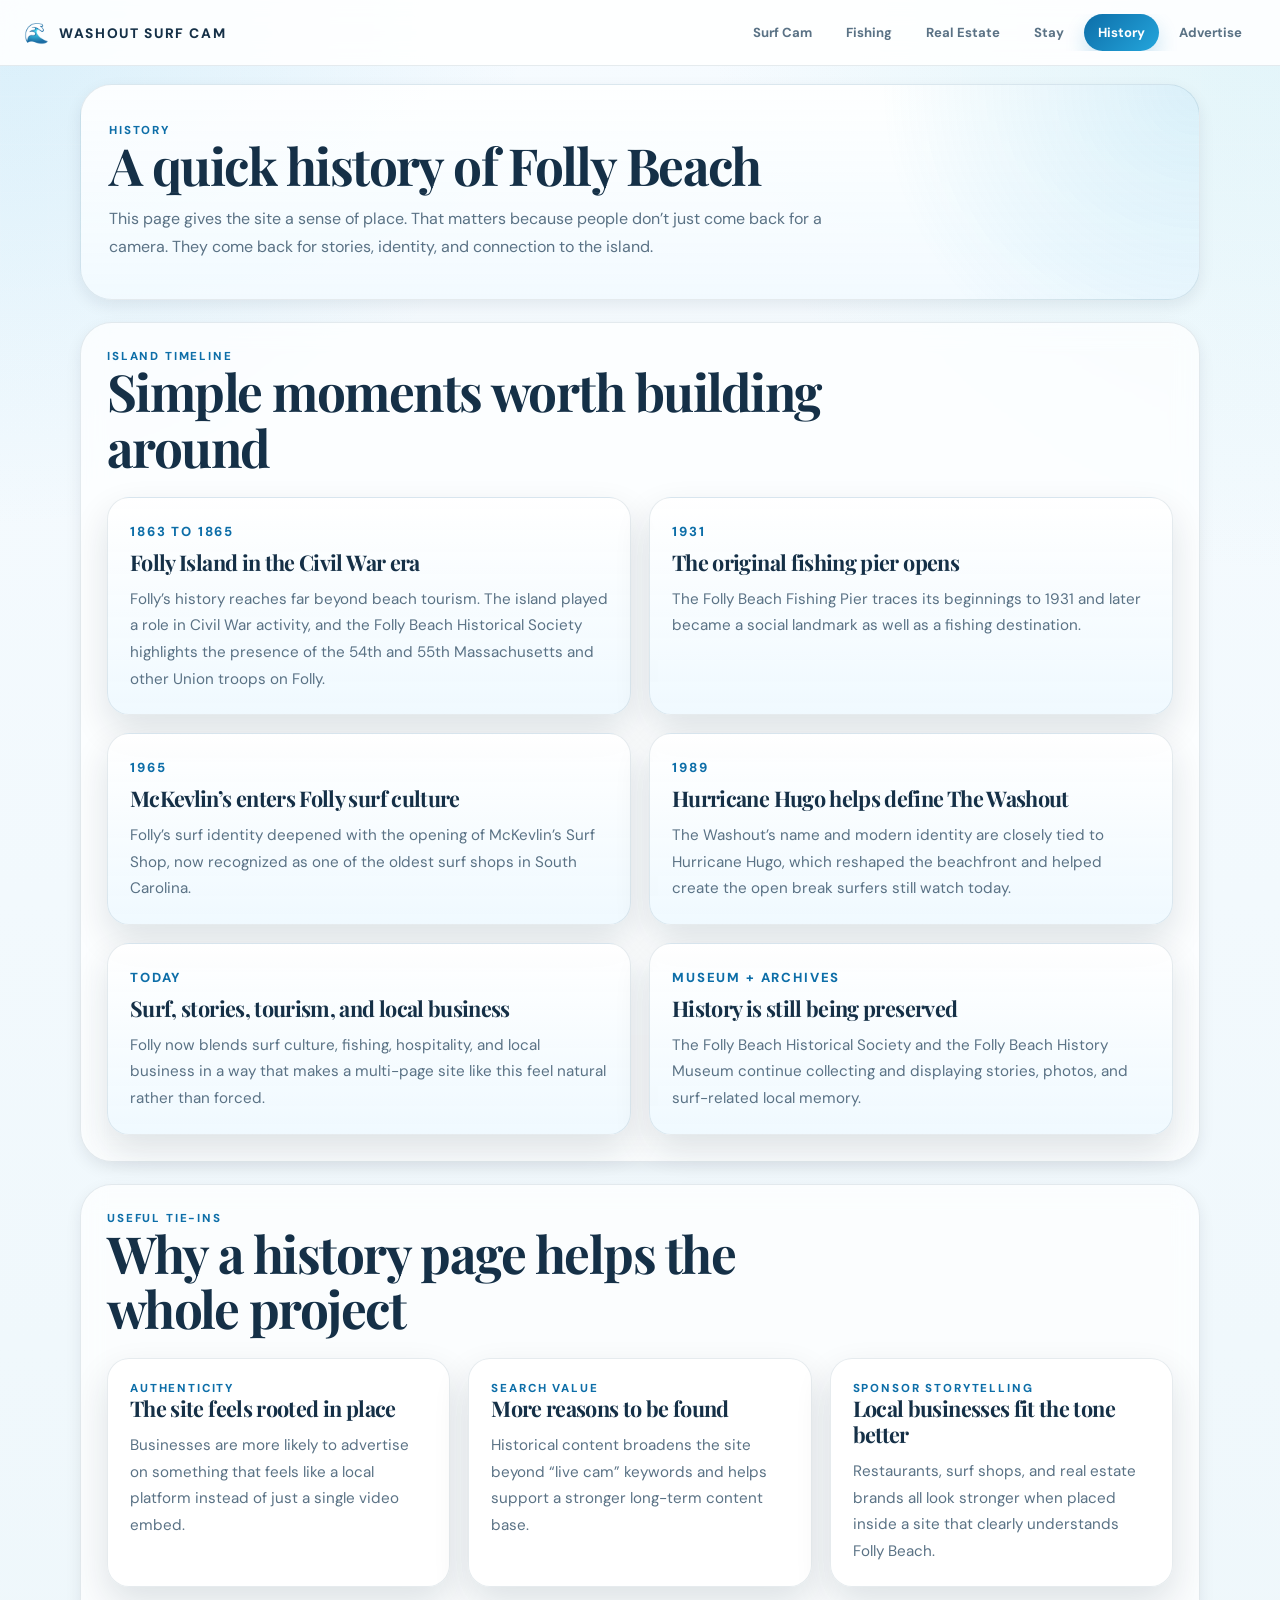
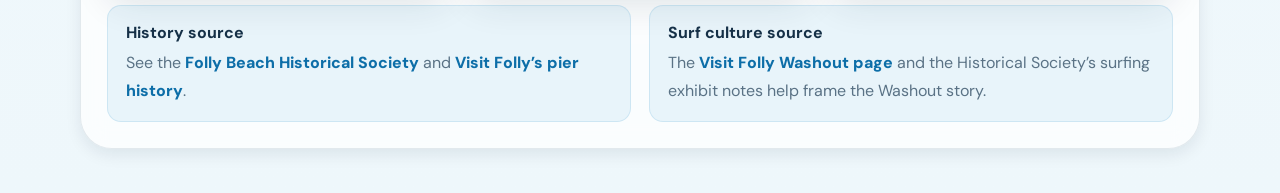
<file: history.html>
<!DOCTYPE html>
<html lang="en">
  <head>
    <meta charset="UTF-8" />
    <meta name="viewport" content="width=device-width, initial-scale=1.0" />
    <title>History of Folly Beach | Washout Surf Cam</title>
    <meta
      name="description"
      content="History page for the Washout Surf Cam site featuring a simple Folly Beach timeline, surfing culture, and island background."
    />
    <link rel="preconnect" href="https://fonts.googleapis.com" />
    <link rel="preconnect" href="https://fonts.gstatic.com" crossorigin />
    <link
      href="https://fonts.googleapis.com/css2?family=Bebas+Neue&family=DM+Sans:wght@400;500;700;800&family=Playfair+Display:wght@600;700;800&display=swap"
      rel="stylesheet"
    />
    <link rel="stylesheet" href="./styles.css" />
  </head>
  <body data-page="history">
    <nav class="site-nav">
      <a class="nav-brand" href="./index.html">
        <span class="nav-brand-icon">🌊</span>
        <span class="nav-brand-name">Washout Surf Cam</span>
      </a>
      <div class="nav-links">
        <a class="page-link" href="./index.html" data-page-link="surfcam">Surf Cam</a>
        <a class="page-link" href="./fishing.html" data-page-link="fishing">Fishing</a>
        <a class="page-link" href="./real-estate.html" data-page-link="real-estate">Real Estate</a>
        <a class="page-link" href="./stay.html" data-page-link="stay">Stay</a>
        <a class="page-link" href="./history.html" data-page-link="history">History</a>
        <a class="page-link" href="./advertise.html" data-page-link="advertise">Advertise</a>
      </div>
    </nav>

    <div class="page-shell">
      <header class="page-hero">
        <p class="page-kicker">History</p>
        <h1 class="page-title">A quick history of Folly Beach</h1>
        <p class="page-copy">
          This page gives the site a sense of place. That matters because people
          don’t just come back for a camera. They come back for stories, identity,
          and connection to the island.
        </p>
      </header>

      <section class="section">
        <div class="section-header">
          <p class="section-eyebrow">Island Timeline</p>
          <h2 class="section-title">Simple moments worth building around</h2>
        </div>

        <div class="timeline">
          <article class="history-card">
            <span class="timeline-year">1863 to 1865</span>
            <h3>Folly Island in the Civil War era</h3>
            <p class="timeline-copy">
              Folly’s history reaches far beyond beach tourism. The island played
              a role in Civil War activity, and the Folly Beach Historical Society
              highlights the presence of the 54th and 55th Massachusetts and other
              Union troops on Folly.
            </p>
          </article>
          <article class="history-card">
            <span class="timeline-year">1931</span>
            <h3>The original fishing pier opens</h3>
            <p class="timeline-copy">
              The Folly Beach Fishing Pier traces its beginnings to 1931 and later
              became a social landmark as well as a fishing destination.
            </p>
          </article>
          <article class="history-card">
            <span class="timeline-year">1965</span>
            <h3>McKevlin’s enters Folly surf culture</h3>
            <p class="timeline-copy">
              Folly’s surf identity deepened with the opening of McKevlin’s Surf
              Shop, now recognized as one of the oldest surf shops in South Carolina.
            </p>
          </article>
          <article class="history-card">
            <span class="timeline-year">1989</span>
            <h3>Hurricane Hugo helps define The Washout</h3>
            <p class="timeline-copy">
              The Washout’s name and modern identity are closely tied to Hurricane
              Hugo, which reshaped the beachfront and helped create the open break
              surfers still watch today.
            </p>
          </article>
          <article class="history-card">
            <span class="timeline-year">Today</span>
            <h3>Surf, stories, tourism, and local business</h3>
            <p class="timeline-copy">
              Folly now blends surf culture, fishing, hospitality, and local
              business in a way that makes a multi-page site like this feel
              natural rather than forced.
            </p>
          </article>
          <article class="history-card">
            <span class="timeline-year">Museum + Archives</span>
            <h3>History is still being preserved</h3>
            <p class="timeline-copy">
              The Folly Beach Historical Society and the Folly Beach History
              Museum continue collecting and displaying stories, photos, and
              surf-related local memory.
            </p>
          </article>
        </div>
      </section>

      <section class="section">
        <div class="section-header">
          <p class="section-eyebrow">Useful Tie-ins</p>
          <h2 class="section-title">Why a history page helps the whole project</h2>
        </div>

        <div class="grid-3">
          <article class="feature-card">
            <p class="card-kicker">Authenticity</p>
            <h3>The site feels rooted in place</h3>
            <p class="card-copy">
              Businesses are more likely to advertise on something that feels like
              a local platform instead of just a single video embed.
            </p>
          </article>
          <article class="feature-card">
            <p class="card-kicker">Search Value</p>
            <h3>More reasons to be found</h3>
            <p class="card-copy">
              Historical content broadens the site beyond “live cam” keywords and
              helps support a stronger long-term content base.
            </p>
          </article>
          <article class="feature-card">
            <p class="card-kicker">Sponsor Storytelling</p>
            <h3>Local businesses fit the tone better</h3>
            <p class="card-copy">
              Restaurants, surf shops, and real estate brands all look stronger
              when placed inside a site that clearly understands Folly Beach.
            </p>
          </article>
        </div>

        <div class="split-layout" style="margin-top: 18px;">
          <div class="callout">
            <strong>History source</strong>
            <span class="note">
              See the
              <a class="mini-link" href="https://follybeachhistory.org/" target="_blank" rel="noreferrer">Folly Beach Historical Society</a>
              and
              <a class="mini-link" href="https://visitfolly.com/directory/the-fishing-pier/" target="_blank" rel="noreferrer">Visit Folly’s pier history</a>.
            </span>
          </div>
          <div class="callout">
            <strong>Surf culture source</strong>
            <span class="note">
              The
              <a class="mini-link" href="https://visitfolly.com/directory/the-washout-2/" target="_blank" rel="noreferrer">Visit Folly Washout page</a>
              and the Historical Society’s surfing exhibit notes help frame the
              Washout story.
            </span>
          </div>
        </div>
      </section>
    </div>

    <script src="./script.js"></script>
  </body>
</html>
</file>
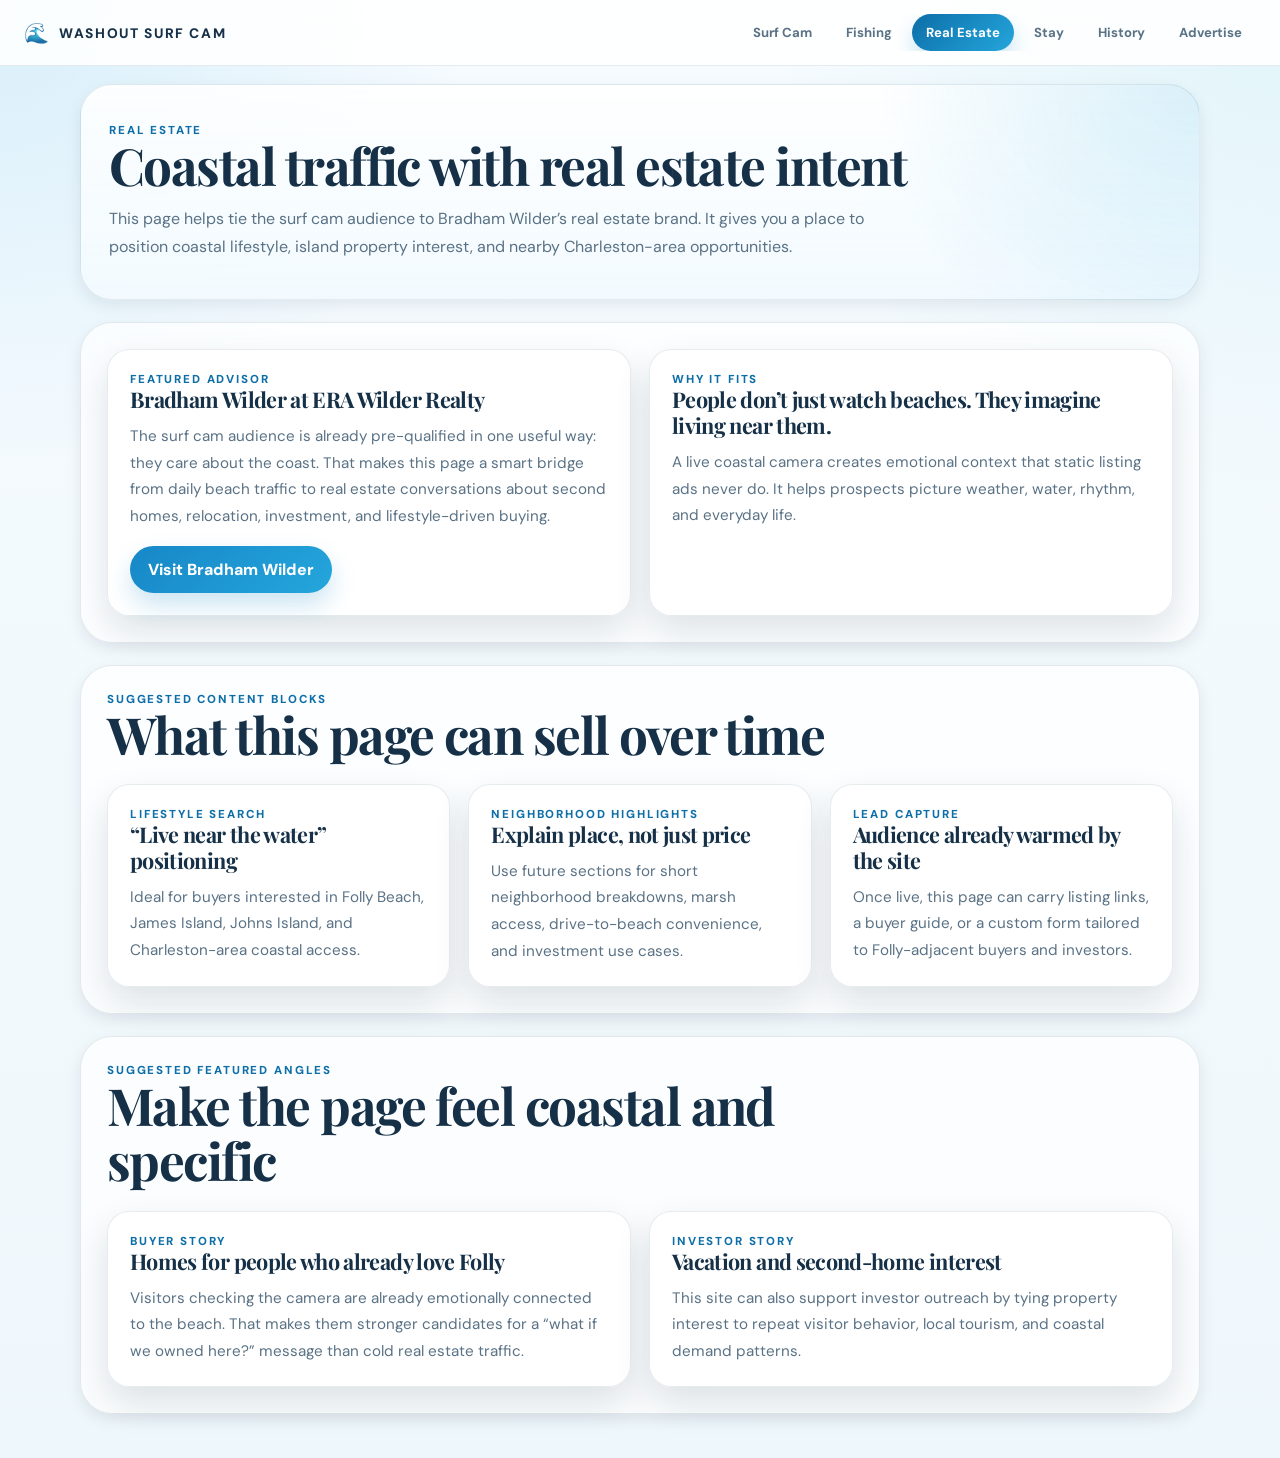
<file: real-estate.html>
<!DOCTYPE html>
<html lang="en">
  <head>
    <meta charset="UTF-8" />
    <meta name="viewport" content="width=device-width, initial-scale=1.0" />
    <title>Folly Beach Real Estate | Washout Surf Cam</title>
    <meta
      name="description"
      content="Real estate page for the Washout Surf Cam site featuring Bradham Wilder at ERA Wilder Realty and coastal property-focused sponsor placement."
    />
    <link rel="preconnect" href="https://fonts.googleapis.com" />
    <link rel="preconnect" href="https://fonts.gstatic.com" crossorigin />
    <link
      href="https://fonts.googleapis.com/css2?family=Bebas+Neue&family=DM+Sans:wght@400;500;700;800&family=Playfair+Display:wght@600;700;800&display=swap"
      rel="stylesheet"
    />
    <link rel="stylesheet" href="./styles.css" />
  </head>
  <body data-page="real-estate">
    <nav class="site-nav">
      <a class="nav-brand" href="./index.html">
        <span class="nav-brand-icon">🌊</span>
        <span class="nav-brand-name">Washout Surf Cam</span>
      </a>
      <div class="nav-links">
        <a class="page-link" href="./index.html" data-page-link="surfcam">Surf Cam</a>
        <a class="page-link" href="./fishing.html" data-page-link="fishing">Fishing</a>
        <a class="page-link" href="./real-estate.html" data-page-link="real-estate">Real Estate</a>
        <a class="page-link" href="./stay.html" data-page-link="stay">Stay</a>
        <a class="page-link" href="./history.html" data-page-link="history">History</a>
        <a class="page-link" href="./advertise.html" data-page-link="advertise">Advertise</a>
      </div>
    </nav>

    <div class="page-shell">
      <header class="page-hero">
        <p class="page-kicker">Real Estate</p>
        <h1 class="page-title">Coastal traffic with real estate intent</h1>
        <p class="page-copy">
          This page helps tie the surf cam audience to Bradham Wilder’s real
          estate brand. It gives you a place to position coastal lifestyle,
          island property interest, and nearby Charleston-area opportunities.
        </p>
      </header>

      <section class="section">
        <div class="split-layout">
          <article class="page-panel">
            <p class="card-kicker">Featured Advisor</p>
            <h3>Bradham Wilder at ERA Wilder Realty</h3>
            <p class="card-copy">
              The surf cam audience is already pre-qualified in one useful way:
              they care about the coast. That makes this page a smart bridge from
              daily beach traffic to real estate conversations about second homes,
              relocation, investment, and lifestyle-driven buying.
            </p>
            <div class="button-row" style="margin-top: 16px;">
              <a class="cta-link" href="https://bradhamwilder.erawilderrealty.com/" target="_blank" rel="noreferrer">Visit Bradham Wilder</a>
            </div>
          </article>

          <article class="page-panel">
            <p class="card-kicker">Why It Fits</p>
            <h3>People don’t just watch beaches. They imagine living near them.</h3>
            <p class="card-copy">
              A live coastal camera creates emotional context that static listing
              ads never do. It helps prospects picture weather, water, rhythm,
              and everyday life.
            </p>
          </article>
        </div>
      </section>

      <section class="section">
        <div class="section-header">
          <p class="section-eyebrow">Suggested Content Blocks</p>
          <h2 class="section-title">What this page can sell over time</h2>
        </div>

        <div class="grid-3">
          <article class="feature-card">
            <p class="card-kicker">Lifestyle Search</p>
            <h3>“Live near the water” positioning</h3>
            <p class="card-copy">
              Ideal for buyers interested in Folly Beach, James Island, Johns
              Island, and Charleston-area coastal access.
            </p>
          </article>
          <article class="feature-card">
            <p class="card-kicker">Neighborhood Highlights</p>
            <h3>Explain place, not just price</h3>
            <p class="card-copy">
              Use future sections for short neighborhood breakdowns, marsh access,
              drive-to-beach convenience, and investment use cases.
            </p>
          </article>
          <article class="feature-card">
            <p class="card-kicker">Lead Capture</p>
            <h3>Audience already warmed by the site</h3>
            <p class="card-copy">
              Once live, this page can carry listing links, a buyer guide, or a
              custom form tailored to Folly-adjacent buyers and investors.
            </p>
          </article>
        </div>
      </section>

      <section class="section">
        <div class="section-header">
          <p class="section-eyebrow">Suggested Featured Angles</p>
          <h2 class="section-title">Make the page feel coastal and specific</h2>
        </div>

        <div class="grid-2">
          <article class="card">
            <p class="card-kicker">Buyer Story</p>
            <h3>Homes for people who already love Folly</h3>
            <p class="card-copy">
              Visitors checking the camera are already emotionally connected to
              the beach. That makes them stronger candidates for a “what if we
              owned here?” message than cold real estate traffic.
            </p>
          </article>
          <article class="card">
            <p class="card-kicker">Investor Story</p>
            <h3>Vacation and second-home interest</h3>
            <p class="card-copy">
              This site can also support investor outreach by tying property
              interest to repeat visitor behavior, local tourism, and coastal
              demand patterns.
            </p>
          </article>
        </div>
      </section>
    </div>

    <script src="./script.js"></script>
  </body>
</html>
</file>
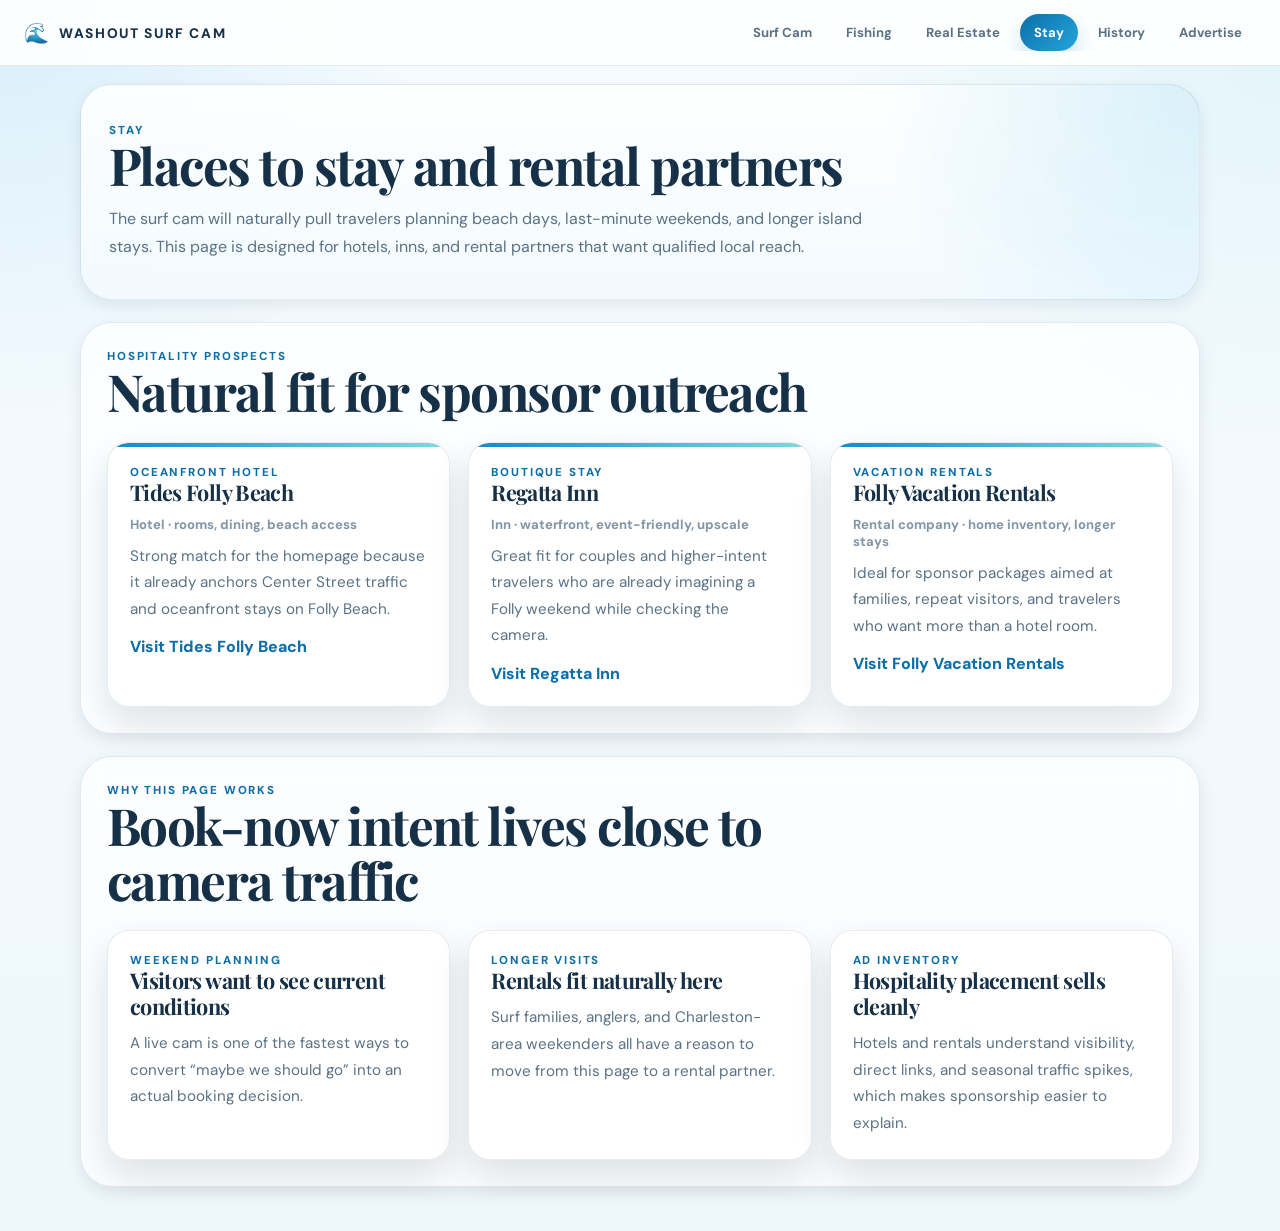
<file: stay.html>
<!DOCTYPE html>
<html lang="en">
  <head>
    <meta charset="UTF-8" />
    <meta name="viewport" content="width=device-width, initial-scale=1.0" />
    <title>Where To Stay On Folly Beach | Washout Surf Cam</title>
    <meta
      name="description"
      content="Stay page for the Washout Surf Cam site featuring Folly Beach lodging, rentals, and sponsor-ready hospitality placements."
    />
    <link rel="preconnect" href="https://fonts.googleapis.com" />
    <link rel="preconnect" href="https://fonts.gstatic.com" crossorigin />
    <link
      href="https://fonts.googleapis.com/css2?family=Bebas+Neue&family=DM+Sans:wght@400;500;700;800&family=Playfair+Display:wght@600;700;800&display=swap"
      rel="stylesheet"
    />
    <link rel="stylesheet" href="./styles.css" />
  </head>
  <body data-page="stay">
    <nav class="site-nav">
      <a class="nav-brand" href="./index.html">
        <span class="nav-brand-icon">🌊</span>
        <span class="nav-brand-name">Washout Surf Cam</span>
      </a>
      <div class="nav-links">
        <a class="page-link" href="./index.html" data-page-link="surfcam">Surf Cam</a>
        <a class="page-link" href="./fishing.html" data-page-link="fishing">Fishing</a>
        <a class="page-link" href="./real-estate.html" data-page-link="real-estate">Real Estate</a>
        <a class="page-link" href="./stay.html" data-page-link="stay">Stay</a>
        <a class="page-link" href="./history.html" data-page-link="history">History</a>
        <a class="page-link" href="./advertise.html" data-page-link="advertise">Advertise</a>
      </div>
    </nav>

    <div class="page-shell">
      <header class="page-hero">
        <p class="page-kicker">Stay</p>
        <h1 class="page-title">Places to stay and rental partners</h1>
        <p class="page-copy">
          The surf cam will naturally pull travelers planning beach days,
          last-minute weekends, and longer island stays. This page is designed
          for hotels, inns, and rental partners that want qualified local reach.
        </p>
      </header>

      <section class="section">
        <div class="section-header">
          <p class="section-eyebrow">Hospitality Prospects</p>
          <h2 class="section-title">Natural fit for sponsor outreach</h2>
        </div>

        <div class="prospect-grid">
          <article class="prospect-card">
            <p class="card-kicker">Oceanfront Hotel</p>
            <h3>Tides Folly Beach</h3>
            <p class="prospect-type">Hotel · rooms, dining, beach access</p>
            <p class="prospect-meta">
              Strong match for the homepage because it already anchors Center
              Street traffic and oceanfront stays on Folly Beach.
            </p>
            <div class="mini-links">
              <a class="prospect-link" href="https://www.tidesfollybeach.com/" target="_blank" rel="noreferrer">Visit Tides Folly Beach</a>
            </div>
          </article>

          <article class="prospect-card">
            <p class="card-kicker">Boutique Stay</p>
            <h3>Regatta Inn</h3>
            <p class="prospect-type">Inn · waterfront, event-friendly, upscale</p>
            <p class="prospect-meta">
              Great fit for couples and higher-intent travelers who are already
              imagining a Folly weekend while checking the camera.
            </p>
            <div class="mini-links">
              <a class="prospect-link" href="https://www.regattainn.com/" target="_blank" rel="noreferrer">Visit Regatta Inn</a>
            </div>
          </article>

          <article class="prospect-card">
            <p class="card-kicker">Vacation Rentals</p>
            <h3>Folly Vacation Rentals</h3>
            <p class="prospect-type">Rental company · home inventory, longer stays</p>
            <p class="prospect-meta">
              Ideal for sponsor packages aimed at families, repeat visitors, and
              travelers who want more than a hotel room.
            </p>
            <div class="mini-links">
              <a class="prospect-link" href="https://www.follyvacation.com/" target="_blank" rel="noreferrer">Visit Folly Vacation Rentals</a>
            </div>
          </article>
        </div>
      </section>

      <section class="section">
        <div class="section-header">
          <p class="section-eyebrow">Why This Page Works</p>
          <h2 class="section-title">Book-now intent lives close to camera traffic</h2>
        </div>

        <div class="grid-3">
          <article class="feature-card">
            <p class="card-kicker">Weekend Planning</p>
            <h3>Visitors want to see current conditions</h3>
            <p class="card-copy">
              A live cam is one of the fastest ways to convert “maybe we should go”
              into an actual booking decision.
            </p>
          </article>
          <article class="feature-card">
            <p class="card-kicker">Longer Visits</p>
            <h3>Rentals fit naturally here</h3>
            <p class="card-copy">
              Surf families, anglers, and Charleston-area weekenders all have a
              reason to move from this page to a rental partner.
            </p>
          </article>
          <article class="feature-card">
            <p class="card-kicker">Ad Inventory</p>
            <h3>Hospitality placement sells cleanly</h3>
            <p class="card-copy">
              Hotels and rentals understand visibility, direct links, and seasonal
              traffic spikes, which makes sponsorship easier to explain.
            </p>
          </article>
        </div>
      </section>
    </div>

    <script src="./script.js"></script>
  </body>
</html>
</file>
<file: styles.css>
:root {
  --navy-950: #071724;
  --navy-900: #0b2233;
  --navy-800: #143750;
  --blue-700: #0d6ea8;
  --blue-600: #1787c7;
  --blue-500: #24a6dc;
  --blue-100: #dff5ff;
  --seafoam: #84d7de;
  --sand-100: #f7fbfd;
  --sand-200: #eef6fa;
  --sand-300: #d7e8f2;
  --gold: #f3c96b;
  --coral: #ec7c5f;
  --ink: #153047;
  --ink-soft: #5a7285;
  --ink-faint: #8195a5;
  --white: #ffffff;
  --line: rgba(17, 58, 87, 0.1);
  --shadow-sm: 0 6px 16px rgba(8, 31, 47, 0.08);
  --shadow-md: 0 16px 36px rgba(8, 31, 47, 0.12);
  --shadow-lg: 0 24px 56px rgba(8, 31, 47, 0.18);
  --shadow-xl: 0 30px 72px rgba(5, 24, 38, 0.22);
  --radius-md: 14px;
  --radius-lg: 22px;
  --radius-xl: 32px;
}

*,
*::before,
*::after {
  box-sizing: border-box;
}

html {
  scroll-behavior: smooth;
}

body {
  margin: 0;
  font-family: "DM Sans", sans-serif;
  color: var(--ink);
  background:
    radial-gradient(circle at top left, rgba(36, 166, 220, 0.14), transparent 24%),
    radial-gradient(circle at top right, rgba(132, 215, 222, 0.18), transparent 26%),
    linear-gradient(180deg, #f6fbff 0%, #eef7fb 100%);
  -webkit-font-smoothing: antialiased;
}

body::before {
  content: "";
  position: fixed;
  inset: 0;
  pointer-events: none;
  background-image:
    linear-gradient(rgba(255, 255, 255, 0.22) 1px, transparent 1px),
    linear-gradient(90deg, rgba(255, 255, 255, 0.18) 1px, transparent 1px);
  background-size: 48px 48px;
  mask-image: linear-gradient(180deg, rgba(0, 0, 0, 0.34), transparent 88%);
}

h1,
h2,
h3,
h4 {
  margin: 0;
  font-family: "Playfair Display", serif;
  font-weight: 700;
  letter-spacing: -0.03em;
}

p,
ul {
  margin: 0;
}

a {
  color: inherit;
}

button {
  font: inherit;
  border: 0;
  background: transparent;
  cursor: pointer;
}

code {
  padding: 0.08rem 0.38rem;
  border-radius: 0.4rem;
  background: rgba(12, 34, 51, 0.08);
  font-family: ui-monospace, SFMono-Regular, Menlo, Monaco, Consolas, monospace;
}

.site-nav {
  position: sticky;
  top: 0;
  z-index: 100;
  display: flex;
  align-items: center;
  justify-content: space-between;
  gap: 16px;
  padding: 14px 24px;
  background: rgba(255, 255, 255, 0.88);
  backdrop-filter: blur(14px);
  border-bottom: 1px solid var(--line);
}

.nav-brand {
  display: inline-flex;
  align-items: center;
  gap: 10px;
  text-decoration: none;
}

.nav-brand-icon {
  font-size: 1.25rem;
}

.nav-brand-name {
  text-transform: uppercase;
  letter-spacing: 0.12em;
  font-size: 0.86rem;
  font-weight: 800;
  color: var(--ink);
}

.nav-links {
  display: flex;
  align-items: center;
  gap: 6px;
  overflow-x: auto;
}

.page-link {
  display: inline-flex;
  align-items: center;
  justify-content: center;
  padding: 10px 14px;
  border-radius: 999px;
  text-decoration: none;
  font-size: 0.82rem;
  font-weight: 700;
  color: var(--ink-soft);
  white-space: nowrap;
  transition: background-color 180ms ease, color 180ms ease, transform 180ms ease;
}

.page-link:hover,
.button:hover,
.mini-link:hover,
.prospect-link:hover,
.cta-link:hover,
.footer-link:hover {
  transform: translateY(-2px);
}

.page-link.active {
  color: var(--white);
  background: linear-gradient(135deg, var(--blue-700), var(--blue-500));
  box-shadow: 0 10px 20px rgba(23, 135, 199, 0.22);
}

.page-shell {
  width: min(1120px, calc(100% - 32px));
  margin: 0 auto;
  padding-bottom: 44px;
}

.hero {
  position: relative;
  overflow: hidden;
  margin-top: 18px;
  border-radius: var(--radius-xl);
  padding: 72px 28px 110px;
  background:
    radial-gradient(circle at top right, rgba(36, 166, 220, 0.28), transparent 28%),
    linear-gradient(145deg, var(--navy-950) 0%, var(--navy-900) 46%, #114666 100%);
  box-shadow: var(--shadow-xl);
}

.hero::after {
  content: "";
  position: absolute;
  inset: auto 0 0;
  height: 4px;
  background: linear-gradient(90deg, var(--blue-600) 0%, var(--seafoam) 45%, var(--gold) 100%);
}

.hero-wave {
  position: absolute;
  left: 0;
  right: 0;
  bottom: 3px;
  height: 82px;
  background: url("data:image/svg+xml,%3Csvg xmlns='http://www.w3.org/2000/svg' viewBox='0 0 1440 80' preserveAspectRatio='none'%3E%3Cpath d='M0,40 C240,78 480,8 720,40 C960,72 1200,12 1440,40 L1440,80 L0,80Z' fill='%23f6fbff'/%3E%3C/svg%3E")
    no-repeat bottom/100%;
}

.hero-grid {
  position: relative;
  z-index: 1;
  display: grid;
  grid-template-columns: 1.35fr 0.9fr;
  gap: 24px;
  align-items: end;
}

.eyebrow,
.section-eyebrow,
.page-kicker,
.card-kicker,
.metric-label,
.badge,
.mini-label {
  text-transform: uppercase;
  letter-spacing: 0.16em;
  font-size: 0.72rem;
  font-weight: 800;
}

.hero .eyebrow {
  display: inline-flex;
  margin-bottom: 14px;
  color: rgba(156, 228, 255, 0.92);
  font-family: "Bebas Neue", sans-serif;
  font-size: 0.95rem;
  letter-spacing: 0.26em;
}

.hero-title {
  max-width: 10ch;
  font-size: clamp(3.1rem, 8vw, 5.8rem);
  line-height: 0.94;
  color: var(--white);
}

.hero-title em {
  font-style: italic;
  color: #88dfff;
}

.hero-sub {
  max-width: 56ch;
  margin-top: 18px;
  font-size: 1.05rem;
  line-height: 1.8;
  color: rgba(255, 255, 255, 0.76);
}

.hero-actions,
.pill-row,
.button-row,
.mini-links,
.contact-actions,
.footer-row {
  display: flex;
  flex-wrap: wrap;
  gap: 12px;
}

.hero-actions {
  margin-top: 24px;
}

.hero-proofbar {
  position: relative;
  z-index: 1;
  display: grid;
  grid-template-columns: repeat(3, minmax(0, 1fr));
  gap: 14px;
  margin-top: 24px;
}

.proof-chip {
  padding: 14px 16px;
  border-radius: 18px;
  background: rgba(255, 255, 255, 0.08);
  border: 1px solid rgba(255, 255, 255, 0.12);
  backdrop-filter: blur(10px);
}

.proof-label {
  display: block;
  color: rgba(186, 231, 255, 0.72);
  font-size: 0.72rem;
  font-weight: 800;
  letter-spacing: 0.14em;
  text-transform: uppercase;
}

.proof-chip strong {
  display: block;
  margin-top: 8px;
  color: var(--white);
  font-size: 0.98rem;
  line-height: 1.35;
}

.button,
.cta-link {
  display: inline-flex;
  align-items: center;
  justify-content: center;
  min-width: 164px;
  padding: 13px 18px;
  border-radius: 999px;
  text-decoration: none;
  font-weight: 800;
  transition: transform 180ms ease, box-shadow 180ms ease, background-color 180ms ease;
}

.button-primary,
.cta-link {
  color: var(--white);
  background: linear-gradient(135deg, var(--blue-600), var(--blue-500));
  box-shadow: 0 12px 24px rgba(23, 135, 199, 0.22);
}

.button-secondary {
  color: var(--white);
  background: rgba(255, 255, 255, 0.1);
  border: 1px solid rgba(255, 255, 255, 0.14);
}

.pill-row {
  margin-top: 18px;
}

.pill {
  display: inline-flex;
  align-items: center;
  padding: 8px 14px;
  border-radius: 999px;
  color: var(--white);
  font-size: 0.8rem;
  font-weight: 700;
  background: rgba(255, 255, 255, 0.1);
  border: 1px solid rgba(255, 255, 255, 0.14);
}

.hero-panel,
.page-panel,
.card,
.stream-card,
.feature-card,
.reg-card,
.prospect-card,
.history-card,
.pricing-card,
.contact-card {
  border: 1px solid var(--line);
  background: rgba(255, 255, 255, 0.9);
  box-shadow: var(--shadow-md);
}

.hero-panel {
  padding: 22px;
  border-radius: var(--radius-lg);
  background:
    linear-gradient(180deg, rgba(255, 255, 255, 0.12), rgba(255, 255, 255, 0.08)),
    rgba(6, 24, 37, 0.38);
  color: var(--white);
  border-color: rgba(255, 255, 255, 0.12);
}

.badge {
  display: inline-flex;
  padding: 8px 12px;
  border-radius: 999px;
  color: #dff7ff;
  background: rgba(255, 255, 255, 0.1);
}

.panel-title {
  margin-top: 14px;
  font-size: 2rem;
  line-height: 1.05;
}

.panel-copy {
  margin-top: 12px;
  font-size: 0.96rem;
  line-height: 1.75;
  color: rgba(255, 255, 255, 0.78);
}

.metric-grid {
  display: grid;
  grid-template-columns: 1fr 1fr;
  gap: 12px;
  margin-top: 18px;
}

.metric {
  padding-top: 12px;
  border-top: 1px solid rgba(255, 255, 255, 0.12);
}

.metric-label {
  color: rgba(207, 238, 255, 0.7);
}

.metric strong {
  display: block;
  margin-top: 6px;
  font-size: 1rem;
  color: var(--white);
  line-height: 1.45;
}

.page-hero {
  margin-top: 18px;
  padding: 38px 28px;
  border-radius: var(--radius-xl);
  background:
    radial-gradient(circle at top right, rgba(36, 166, 220, 0.16), transparent 28%),
    linear-gradient(180deg, rgba(255, 255, 255, 0.88), rgba(242, 250, 255, 0.96));
  border: 1px solid var(--line);
  box-shadow: var(--shadow-sm);
}

.page-kicker,
.section-eyebrow,
.card-kicker,
.mini-label {
  color: var(--blue-700);
}

.page-title,
.section-title {
  font-size: clamp(2.2rem, 4vw, 3.5rem);
  line-height: 1.08;
}

.page-copy,
.section-copy,
.card-copy,
.list-copy,
.note,
.prospect-meta,
.timeline-copy,
.footer-copy {
  color: var(--ink-soft);
  line-height: 1.75;
}

.page-copy {
  max-width: 70ch;
  margin-top: 12px;
  font-size: 1rem;
}

.section {
  margin-top: 22px;
  padding: 26px;
  border-radius: var(--radius-xl);
  background: rgba(255, 255, 255, 0.72);
  border: 1px solid var(--line);
  box-shadow: var(--shadow-sm);
  backdrop-filter: blur(12px);
}

.section-header {
  max-width: 68ch;
  margin-bottom: 22px;
}

.section-copy {
  margin-top: 12px;
  font-size: 0.98rem;
}

.grid-2,
.grid-3,
.grid-4,
.stream-layout,
.split-layout,
.intro-grid,
.prospect-grid,
.reg-grid,
.timeline,
.pricing-grid {
  display: grid;
  gap: 18px;
}

.grid-2,
.split-layout,
.stream-layout {
  grid-template-columns: repeat(2, minmax(0, 1fr));
}

.grid-3,
.prospect-grid,
.pricing-grid {
  grid-template-columns: repeat(3, minmax(0, 1fr));
}

.grid-4,
.reg-grid {
  grid-template-columns: repeat(4, minmax(0, 1fr));
}

.card,
.feature-card,
.reg-card,
.prospect-card,
.history-card,
.pricing-card,
.contact-card,
.page-panel {
  border-radius: var(--radius-lg);
  padding: 22px;
}

.feature-card h3,
.reg-card h3,
.prospect-card h3,
.history-card h3,
.pricing-card h3,
.card h3,
.page-panel h3 {
  font-size: 1.35rem;
  line-height: 1.2;
}

.card-copy,
.prospect-meta,
.timeline-copy,
.pricing-card li,
.contact-card p {
  margin-top: 10px;
  font-size: 0.95rem;
}

.mini-links {
  margin-top: 14px;
}

.mini-link,
.prospect-link,
.footer-link {
  color: var(--blue-700);
  text-decoration: none;
  font-weight: 800;
  transition: transform 180ms ease, color 180ms ease;
}

.stream-card {
  overflow: hidden;
  border-radius: var(--radius-xl);
  box-shadow: var(--shadow-xl);
}

.stream-topbar {
  display: flex;
  align-items: center;
  justify-content: space-between;
  gap: 14px;
  padding: 12px 18px;
  background: var(--white);
  border-bottom: 1px solid var(--line);
}

.dot-row {
  display: flex;
  gap: 8px;
}

.dot {
  width: 11px;
  height: 11px;
  border-radius: 50%;
}

.dot-red {
  background: #ff5f57;
}

.dot-yellow {
  background: #febc2e;
}

.dot-green {
  background: #28c840;
}

.stream-label {
  font-size: 0.76rem;
  font-weight: 700;
  letter-spacing: 0.1em;
  text-transform: uppercase;
  color: var(--ink-faint);
}

.stream-live {
  display: inline-flex;
  align-items: center;
  gap: 8px;
  color: var(--blue-700);
  font-size: 0.8rem;
  font-weight: 800;
  text-transform: uppercase;
}

.pulse-dot {
  width: 8px;
  height: 8px;
  border-radius: 50%;
  background: var(--coral);
  box-shadow: 0 0 0 0 rgba(236, 124, 95, 0.55);
  animation: pulse 2s infinite;
}

@keyframes pulse {
  0% {
    box-shadow: 0 0 0 0 rgba(236, 124, 95, 0.55);
  }
  70% {
    box-shadow: 0 0 0 11px rgba(236, 124, 95, 0);
  }
  100% {
    box-shadow: 0 0 0 0 rgba(236, 124, 95, 0);
  }
}

.stream-view {
  position: relative;
  aspect-ratio: 16 / 9;
  background: #000;
}

.stream-view iframe {
  position: absolute;
  inset: 0;
  width: 100%;
  height: 100%;
  border: 0;
}

.stream-badge {
  position: absolute;
  right: 18px;
  bottom: 18px;
  z-index: 2;
  display: inline-flex;
  align-items: center;
  padding: 10px 15px;
  border-radius: 999px;
  color: var(--white);
  font-size: 0.82rem;
  font-weight: 800;
  background: rgba(6, 20, 31, 0.58);
  border: 1px solid rgba(255, 255, 255, 0.16);
  backdrop-filter: blur(10px);
}

.stream-side {
  display: grid;
  gap: 18px;
}

.sponsor-spotlight,
.sponsor-mini-card,
.ad-card,
.partner-tile {
  border: 1px solid var(--line);
  box-shadow: var(--shadow-md);
}

.sponsor-spotlight {
  padding: 22px;
  border-radius: var(--radius-xl);
  color: var(--white);
  background:
    radial-gradient(circle at top right, rgba(132, 215, 222, 0.24), transparent 34%),
    linear-gradient(145deg, #072133 0%, #0b2d44 52%, #15628f 100%);
}

.sponsor-spotlight-top,
.ad-card-header {
  display: flex;
  align-items: flex-start;
  justify-content: space-between;
  gap: 16px;
}

.sponsor-spotlight-title {
  font-size: 1.75rem;
  line-height: 1.05;
}

.sponsor-tier,
.ad-badge,
.availability-pill {
  display: inline-flex;
  align-items: center;
  justify-content: center;
  padding: 8px 12px;
  border-radius: 999px;
  font-size: 0.75rem;
  font-weight: 800;
  letter-spacing: 0.08em;
  text-transform: uppercase;
  white-space: nowrap;
}

.sponsor-tier {
  color: #dff7ff;
  background: rgba(255, 255, 255, 0.1);
  border: 1px solid rgba(255, 255, 255, 0.14);
}

.sponsor-spotlight-copy {
  margin-top: 16px;
  color: rgba(255, 255, 255, 0.8);
  line-height: 1.75;
}

.sponsor-spotlight-note {
  margin-top: 14px;
  padding: 12px 14px;
  border-radius: 16px;
  color: rgba(232, 246, 255, 0.84);
  font-size: 0.9rem;
  line-height: 1.6;
  background: rgba(255, 255, 255, 0.08);
  border: 1px solid rgba(255, 255, 255, 0.12);
}

.sponsor-spotlight-meta {
  display: grid;
  grid-template-columns: repeat(2, minmax(0, 1fr));
  gap: 12px;
  margin: 18px 0 20px;
}

.metric-chip {
  padding: 14px;
  border-radius: var(--radius-md);
  background: rgba(255, 255, 255, 0.08);
  border: 1px solid rgba(255, 255, 255, 0.12);
}

.metric-chip-label {
  display: block;
  color: rgba(214, 240, 255, 0.72);
  font-size: 0.72rem;
  font-weight: 800;
  letter-spacing: 0.12em;
  text-transform: uppercase;
}

.metric-chip strong {
  display: block;
  margin-top: 6px;
  font-size: 0.95rem;
  line-height: 1.45;
}

.logo-lockup {
  display: flex;
  align-items: center;
  justify-content: center;
  overflow: hidden;
  border-radius: 20px;
  border: 1px solid rgba(17, 58, 87, 0.12);
  background:
    linear-gradient(180deg, rgba(255, 255, 255, 0.98), rgba(241, 249, 255, 0.96));
  box-shadow: inset 0 1px 0 rgba(255, 255, 255, 0.82);
}

.logo-lockup img {
  max-width: calc(100% - 32px);
  max-height: calc(100% - 24px);
  width: auto;
  height: auto;
  object-fit: contain;
}

.logo-lockup.has-logo {
  background: rgba(255, 255, 255, 0.98);
}

.logo-lockup span {
  font-family: "Bebas Neue", sans-serif;
  letter-spacing: 0.14em;
  font-size: 1.1rem;
  color: var(--blue-700);
}

.logo-lockup-hero {
  width: 220px;
  height: 80px;
  margin-top: 16px;
}

.logo-lockup-section {
  width: 160px;
  height: 56px;
  margin-top: 18px;
}

.logo-lockup-compact {
  width: 140px;
  height: 48px;
  margin: 14px 0 0;
}

.logo-lockup-wall {
  width: 100%;
  min-height: 84px;
}

.logo-lockup-empty {
  border-style: dashed;
  background:
    linear-gradient(180deg, rgba(243, 249, 253, 0.96), rgba(255, 255, 255, 0.98));
}

.logo-lockup-empty span {
  font-size: 0.95rem;
  color: var(--ink-faint);
}

.sponsor-stack,
.partner-strip,
.sponsor-grid {
  display: grid;
  gap: 18px;
}

.inventory-map,
.sales-steps,
.contact-grid {
  display: grid;
  gap: 18px;
}

.inventory-map {
  grid-template-columns: 1.2fr 1fr 1fr 1fr;
}

.sales-steps {
  grid-template-columns: repeat(4, minmax(0, 1fr));
}

.contact-grid {
  grid-template-columns: 1.25fr 0.85fr;
  align-items: start;
}

.sponsor-mini-card,
.ad-card,
.partner-tile,
.inventory-card,
.sales-step {
  border-radius: var(--radius-lg);
  padding: 22px;
  background: rgba(255, 255, 255, 0.96);
}

.inventory-card,
.sales-step {
  border: 1px solid var(--line);
  box-shadow: var(--shadow-sm);
}

.inventory-card {
  background:
    linear-gradient(180deg, rgba(255, 255, 255, 0.98), rgba(239, 249, 255, 0.96));
}

.inventory-card-featured {
  background:
    radial-gradient(circle at top right, rgba(36, 166, 220, 0.14), transparent 34%),
    linear-gradient(180deg, rgba(255, 255, 255, 0.98), rgba(231, 246, 255, 0.98));
}

.inventory-card-top {
  display: flex;
  align-items: flex-start;
  justify-content: space-between;
  gap: 14px;
}

.inventory-tag {
  display: inline-flex;
  align-items: center;
  justify-content: center;
  padding: 7px 11px;
  border-radius: 999px;
  color: var(--blue-700);
  font-size: 0.74rem;
  font-weight: 800;
  letter-spacing: 0.08em;
  text-transform: uppercase;
  background: rgba(23, 135, 199, 0.08);
  border: 1px solid rgba(23, 135, 199, 0.12);
}

.stack-list {
  margin: 14px 0 0;
  padding-left: 18px;
  color: var(--ink-soft);
}

.stack-list li + li {
  margin-top: 8px;
}

.sales-step {
  position: relative;
  overflow: hidden;
}

.sales-step::before {
  content: "";
  position: absolute;
  inset: 0 auto auto 0;
  width: 100%;
  height: 4px;
  background: linear-gradient(90deg, var(--blue-600), var(--seafoam));
}

.step-number {
  display: inline-flex;
  margin-bottom: 12px;
  color: var(--blue-700);
  font-size: 0.8rem;
  font-weight: 800;
  letter-spacing: 0.16em;
  text-transform: uppercase;
}

.ad-card-footer {
  margin-top: 16px;
  padding-top: 14px;
  border-top: 1px solid rgba(17, 58, 87, 0.08);
  color: var(--ink-soft);
  font-size: 0.88rem;
  line-height: 1.6;
}

.sponsor-mini-card-muted,
.ad-card-warm {
  background:
    linear-gradient(180deg, rgba(255, 245, 232, 0.86), rgba(255, 255, 255, 0.98));
}

.availability-pill,
.ad-badge {
  color: var(--blue-700);
  background: rgba(23, 135, 199, 0.08);
  border: 1px solid rgba(23, 135, 199, 0.12);
}

.availability-pill {
  margin-top: 16px;
}

.sponsor-grid {
  grid-template-columns: 1.2fr 1fr 1fr;
}

.ad-card-featured {
  background:
    radial-gradient(circle at top right, rgba(36, 166, 220, 0.12), transparent 34%),
    linear-gradient(180deg, rgba(255, 255, 255, 0.98), rgba(232, 246, 255, 0.98));
}

.partner-strip {
  grid-template-columns: repeat(4, minmax(0, 1fr));
}

.partner-tile {
  text-align: center;
}

.partner-name {
  margin-top: 14px;
  font-size: 0.92rem;
  font-weight: 800;
  color: var(--ink);
}

.partner-tile-open .partner-name,
.footer-mini-note {
  color: var(--ink-soft);
}

.highlight-card {
  border-radius: var(--radius-lg);
  padding: 22px;
  background:
    linear-gradient(180deg, rgba(223, 245, 255, 0.72), rgba(255, 255, 255, 0.98));
  border: 1px solid rgba(23, 135, 199, 0.14);
  box-shadow: var(--shadow-sm);
}

.highlight-card.warm {
  background:
    linear-gradient(180deg, rgba(255, 243, 224, 0.7), rgba(255, 255, 255, 0.98));
}

.list {
  margin: 12px 0 0;
  padding-left: 18px;
  color: var(--ink-soft);
}

.list li + li {
  margin-top: 8px;
}

.callout {
  padding: 16px 18px;
  border-radius: var(--radius-md);
  background: rgba(23, 135, 199, 0.08);
  border: 1px solid rgba(23, 135, 199, 0.12);
}

.callout strong {
  display: block;
  margin-bottom: 6px;
}

.reg-card {
  background:
    linear-gradient(180deg, rgba(255, 255, 255, 0.98), rgba(234, 247, 255, 0.96));
}

.reg-number {
  display: block;
  margin-top: 12px;
  font-size: 1.4rem;
  font-weight: 800;
  color: var(--blue-700);
}

.reg-meta {
  display: block;
  margin-top: 8px;
  color: var(--ink-soft);
  line-height: 1.65;
  font-size: 0.92rem;
}

.prospect-card {
  position: relative;
  overflow: hidden;
}

.prospect-card::before {
  content: "";
  position: absolute;
  inset: 0 auto auto 0;
  width: 100%;
  height: 4px;
  background: linear-gradient(90deg, var(--blue-600), var(--seafoam));
}

.prospect-card.warm::before {
  background: linear-gradient(90deg, var(--coral), var(--gold));
}

.prospect-type {
  margin-top: 10px;
  color: var(--ink-faint);
  font-size: 0.82rem;
  font-weight: 700;
}

.timeline {
  grid-template-columns: repeat(2, minmax(0, 1fr));
}

.history-card {
  background:
    linear-gradient(180deg, rgba(255, 255, 255, 0.98), rgba(239, 249, 255, 0.94));
}

.timeline-year {
  display: inline-flex;
  margin-bottom: 10px;
  color: var(--blue-700);
  font-size: 0.82rem;
  font-weight: 800;
  letter-spacing: 0.14em;
  text-transform: uppercase;
}

.pricing-card {
  background: rgba(255, 255, 255, 0.96);
}

.pricing-card.featured {
  outline: 2px solid rgba(23, 135, 199, 0.16);
  box-shadow: var(--shadow-md);
}

.price {
  margin-top: 12px;
  font-size: 2.55rem;
  font-weight: 800;
  color: var(--ink);
}

.price span {
  font-size: 1rem;
  font-weight: 500;
  color: var(--ink-soft);
}

.price-note {
  margin-top: 10px;
  color: var(--ink-faint);
  font-size: 0.9rem;
  line-height: 1.65;
}

.pricing-card ul {
  margin-top: 16px;
  padding-left: 18px;
  color: var(--ink-soft);
}

.contact-card {
  text-align: center;
}

.sponsor-system-section .feature-card {
  background:
    linear-gradient(180deg, rgba(255, 255, 255, 0.98), rgba(236, 247, 255, 0.96));
}

.contact-actions {
  justify-content: center;
  margin-top: 18px;
}

.footer {
  margin: 14px auto 0;
  padding: 24px 0 40px;
}

.footer-row {
  justify-content: space-between;
  align-items: center;
}

.footer-brand {
  font-family: "Bebas Neue", sans-serif;
  font-size: 1.24rem;
  letter-spacing: 0.14em;
  color: var(--blue-700);
}

.footer-copy {
  font-size: 0.9rem;
}

.footer-mini-note {
  max-width: 26ch;
  font-size: 0.9rem;
  line-height: 1.7;
}

.muted {
  color: var(--ink-faint);
}

@media (max-width: 980px) {
  .hero-grid,
  .grid-2,
  .grid-3,
  .grid-4,
  .stream-layout,
  .split-layout,
  .prospect-grid,
  .reg-grid,
  .timeline,
  .pricing-grid,
  .sales-steps,
  .contact-grid {
    grid-template-columns: 1fr;
  }

  .hero-title {
    max-width: 100%;
  }

  .sponsor-grid,
  .partner-strip,
  .sponsor-spotlight-meta,
  .hero-proofbar,
  .inventory-map {
    grid-template-columns: 1fr;
  }
}

@media (max-width: 760px) {
  .site-nav {
    padding: 12px 14px;
    align-items: flex-start;
    flex-direction: column;
  }

  .nav-links {
    width: 100%;
    padding-bottom: 2px;
  }

  .page-shell {
    width: min(100% - 18px, 1120px);
  }

  .hero,
  .page-hero,
  .section {
    padding-left: 18px;
    padding-right: 18px;
  }

  .hero {
    padding-top: 62px;
    padding-bottom: 84px;
  }

  .stream-topbar {
    display: grid;
    justify-items: center;
    text-align: center;
  }

  .sponsor-spotlight-top,
  .ad-card-header {
    flex-direction: column;
  }

  .logo-lockup-hero,
  .logo-lockup-section,
  .logo-lockup-compact {
    width: 100%;
  }

  .footer-row {
    flex-direction: column;
    align-items: flex-start;
  }

  .button,
  .cta-link {
    width: 100%;
  }
}
</file>
